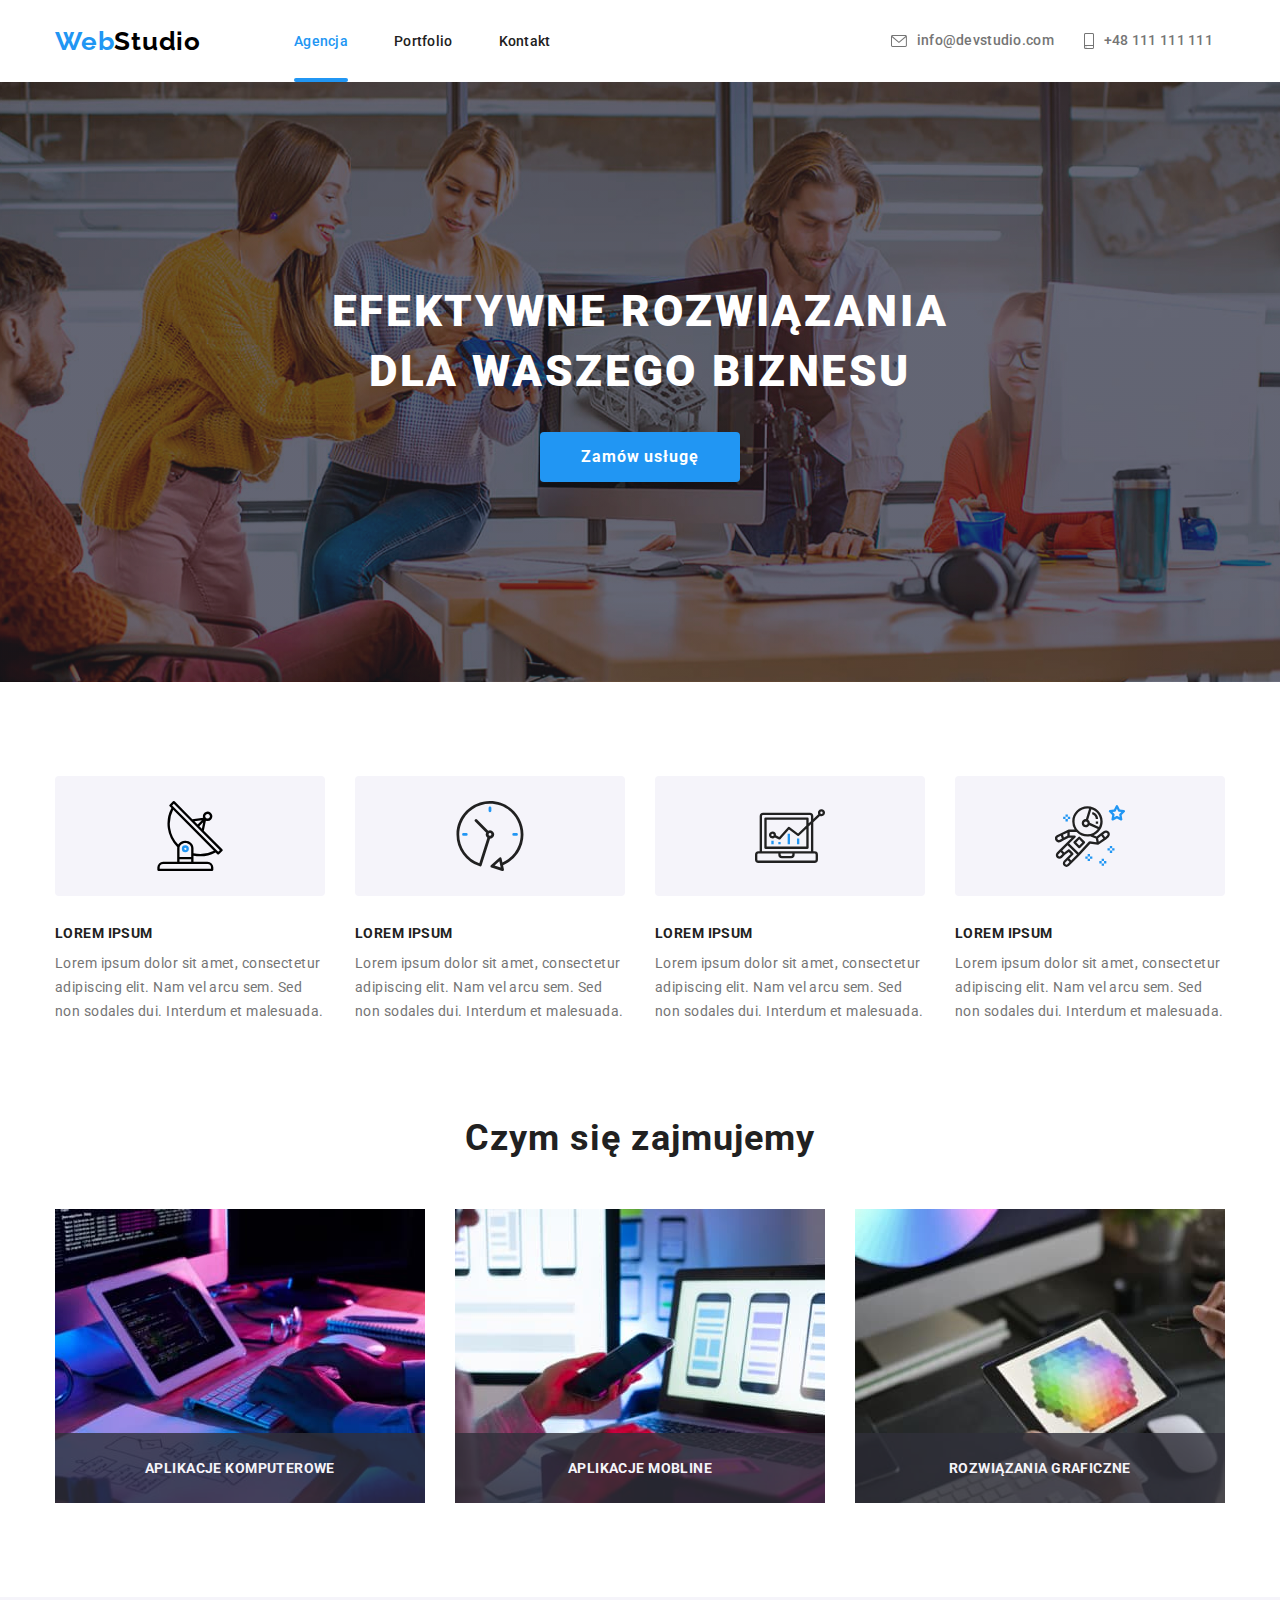
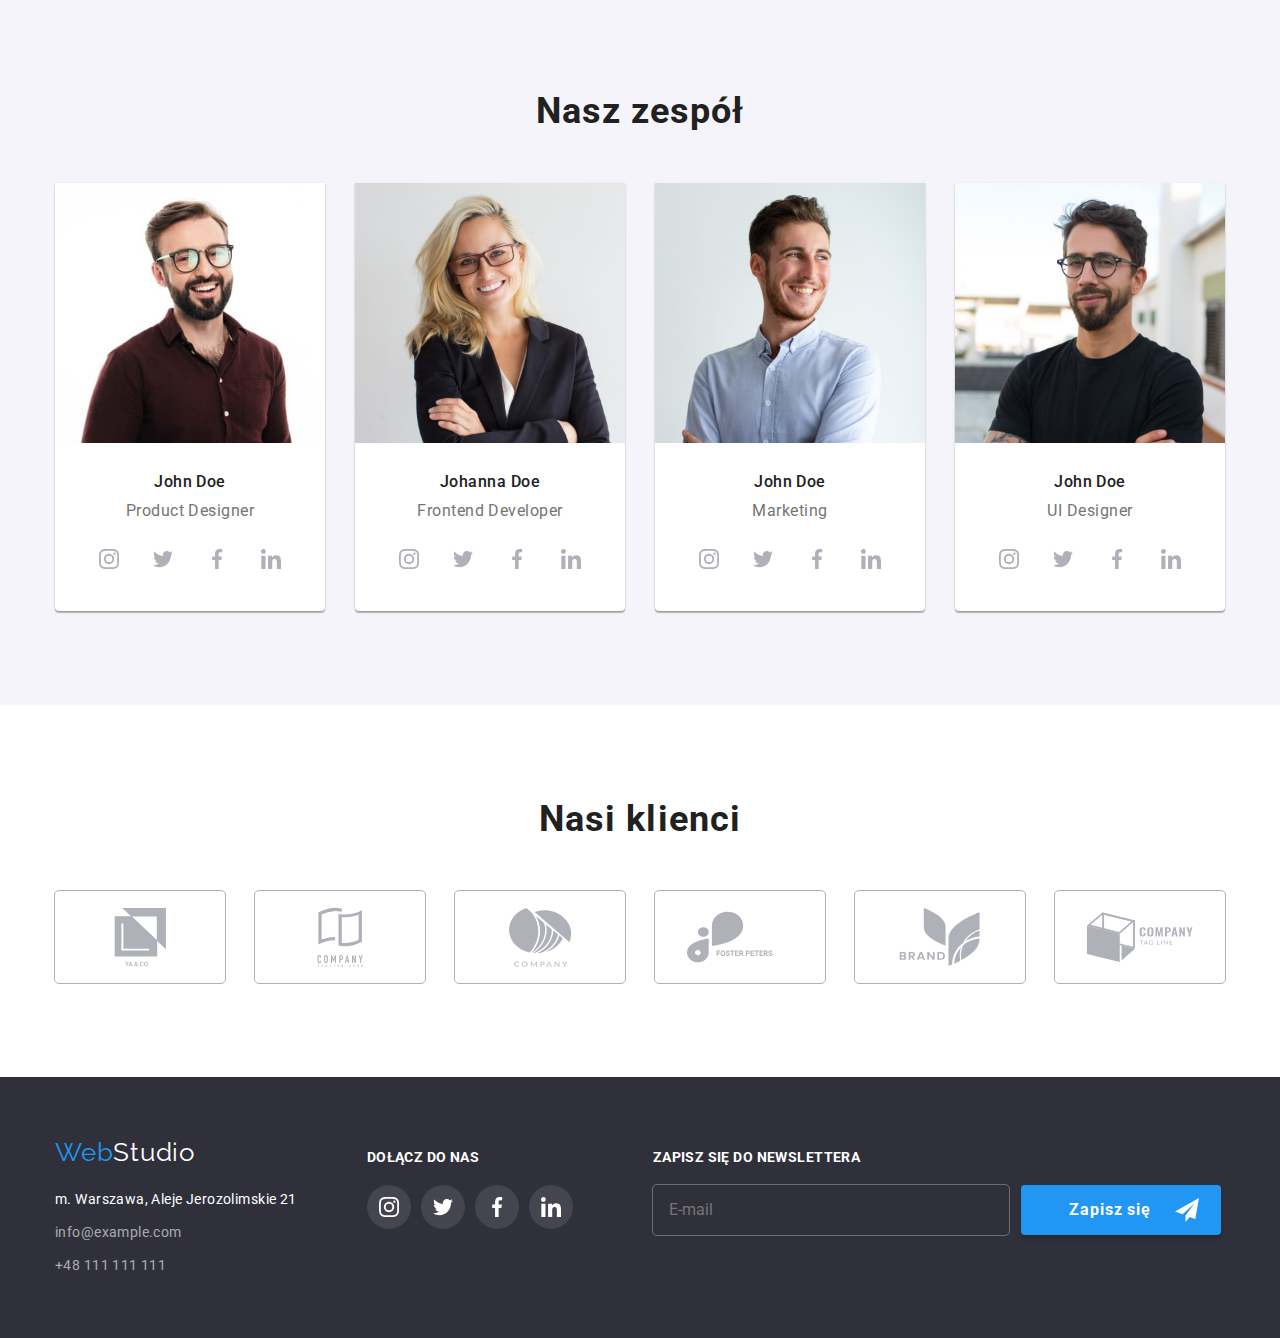
<file: index.html>
<!DOCTYPE html>
<html lang="en">
  <head>
    <meta charset="UTF-8" />
    <link
      rel="stylesheet"
      href="https://cdnjs.cloudflare.com/ajax/libs/modern-normalize/1.1.0/modern-normalize.min.css"
    />
    <link rel="stylesheet" href="css/main.min.css" />
    <link rel="preconnect" href="https://fonts.googleapis.com" />
    <link rel="preconnect" href="https://fonts.gstatic.com" crossorigin />
    <link
      href="https://fonts.googleapis.com/css2?family=Raleway:wght@700&family=Roboto:wght@400;500;700;900&display=swap"
      rel="stylesheet"
    />
    <title>Studio</title>
  </head>
  <body>
    <header>
      <!-- ==================================== NAWIGACJA ========================================== -->
      <div class="container">
        <div class="header-bar">
          <div class="navigation-bar">
            <a href="index.html"
              ><h2 class="logo"><span class="logo--blue">Web</span>Studio</h2>
            </a>
            <nav>
              <ul class="navigation">
                <li class="navigation--active">
                  <a href="index.html">Agencja</a>
                </li>
                <li>
                  <a href="portfolio.html">Portfolio</a>
                </li>
                <li>
                  <a href="#">Kontakt</a>
                </li>
              </ul>
            </nav>
          </div>
          <ul class="contact">
            <li>
              <a class="contact__item" href="mailto:info@devstudio.com">
                <svg width="16" height="12">
                  <use href="images/icons.svg#icon-mail"></use>
                </svg>

                info@devstudio.com
              </a>
            </li>
            <li>
              <a class="contact__item" href="tel:+48111111111">
                <svg width="10" height="16">
                  <use href="images/icons.svg#icon-smartphone"></use>
                </svg>
                +48 111 111 111
              </a>
            </li>
          </ul>
        </div>
      </div>
    </header>
    <main>
      <!-- ================================== SLOGAN ==================================== -->
      <section class="slogan">
        <div class="container">
          <div class="slogan__position">
            <h1>EFEKTYWNE ROZWIĄZANIA DLA WASZEGO BIZNESU</h1>
            <button type="button" class="button button--main" data-modal-open>
              Zamów usługę
            </button>
          </div>
        </div>
      </section>
      <!-- ========================================= LOREM IPSUM ===================================== -->
      <section class="lorem-ipsum section">
        <div class="container">
          <ul>
            <li>
              <div class="lorem-ipsum__item">
                <svg width="70" height="70">
                  <use href="images/icons.svg#icon-antenna"></use>
                </svg>
              </div>
              <h6>LOREM IPSUM</h6>
              <p class="lorem-ipsum__txt">
                Lorem ipsum dolor sit amet, consectetur adipiscing elit. Nam vel
                arcu sem. Sed non sodales dui. Interdum et malesuada.
              </p>
            </li>
            <li>
              <div class="lorem-ipsum__item">
                <svg width="70" height="70">
                  <use href="images/icons.svg#icon-clock"></use>
                </svg>
              </div>
              <h6>LOREM IPSUM</h6>
              <p class="lorem-ipsum__txt">
                Lorem ipsum dolor sit amet, consectetur adipiscing elit. Nam vel
                arcu sem. Sed non sodales dui. Interdum et malesuada.
              </p>
            </li>
            <li>
              <div class="lorem-ipsum__item">
                <svg width="70" height="70">
                  <use href="images/icons.svg#icon-diagram"></use>
                </svg>
              </div>
              <h6>LOREM IPSUM</h6>
              <p class="lorem-ipsum__txt">
                Lorem ipsum dolor sit amet, consectetur adipiscing elit. Nam vel
                arcu sem. Sed non sodales dui. Interdum et malesuada.
              </p>
            </li>
            <li>
              <div class="lorem-ipsum__item">
                <svg width="70" height="70">
                  <use href="images/icons.svg#icon-astronaut"></use>
                </svg>
              </div>
              <h6>LOREM IPSUM</h6>
              <p class="lorem-ipsum__txt">
                Lorem ipsum dolor sit amet, consectetur adipiscing elit. Nam vel
                arcu sem. Sed non sodales dui. Interdum et malesuada.
              </p>
            </li>
          </ul>
        </div>
      </section>
      <!-- ====================== CO ROBIMY ======================== -->
      <section class="what-we-do section section--bottom">
        <div class="container">
          <h3>Czym się zajmujemy</h3>
          <ul>
            <li>
              <figure class="what-we-do__photos">
                <img
                  src="images/fancy_graphics/img3.jpg"
                  alt="osoba pisząca na klawiaturze testy pokrycia aplikacji"
                  width="370"
                  height="294"
                />
                <figcaption class="what-we-do__txt">
                  aplikacje komputerowe
                </figcaption>
              </figure>
            </li>
            <li>
              <figure class="what-we-do__photos">
                <img
                  src="images/fancy_graphics/img2.jpg"
                  alt="osoba trzyma telefon i wybiera interfejs graficzny na ekranie laptopa"
                  width="370"
                  height="294"
                />
                <figcaption class="what-we-do__txt">
                  aplikacje mobline
                </figcaption>
              </figure>
            </li>
            <li>
              <figure class="what-we-do__photos">
                <img
                  src="images/fancy_graphics/img1.jpg"
                  alt="dłonie obsługujące tablet graficzny"
                  width="370"
                  height="294"
                />
                <figcaption class="what-we-do__txt">
                  rozwiązania graficzne
                </figcaption>
              </figure>
            </li>
          </ul>
        </div>
      </section>
      <!-- ============================ LUDZIE =============================-->
      <section class="our-team section section--bottom">
        <div class="container">
          <h3>Nasz zespół</h3>
          <ul>
            <li class="people-box">
              <figure>
                <img
                  src="images/people/img12.jpg"
                  alt="Uśmiechnięty mężczyzna w okularach"
                  width="270"
                  height="260"
                />
                <figcaption>
                  <h4>John Doe</h4>
                  <p>Product Designer</p>
                  <ul class="people-box__social-links">
                    <li>
                      <a href="#" class="social-link social-link__our-team">
                        <svg class="social-link__svg social-link__svg--grey">
                          <use href="images/icons.svg#icon-instagram"></use>
                        </svg>
                      </a>
                    </li>
                    <li>
                      <a href="#" class="social-link social-link__our-team">
                        <svg class="social-link__svg social-link__svg--grey">
                          <use href="images/icons.svg#icon-twitter"></use>
                        </svg>
                      </a>
                    </li>
                    <li>
                      <a href="#" class="social-link social-link__our-team">
                        <svg class="social-link__svg social-link__svg--grey">
                          <use href="images/icons.svg#icon-facebook"></use>
                        </svg>
                      </a>
                    </li>
                    <li>
                      <a href="#" class="social-link social-link__our-team">
                        <svg class="social-link__svg social-link__svg--grey">
                          <use href="images/icons.svg#icon-linkedin"></use>
                        </svg>
                      </a>
                    </li>
                  </ul>
                </figcaption>
              </figure>
            </li>
            <li class="people-box">
              <figure>
                <img
                  src="images/people/img13.jpg"
                  alt="Uśmiechnięta kobieta w okularach"
                  width="270"
                  height="260"
                />
                <figcaption>
                  <h4>Johanna Doe</h4>
                  <p>Frontend Developer</p>
                  <ul class="people-box__social-links">
                    <li>
                      <a href="#" class="social-link social-link__our-team">
                        <svg class="social-link__svg social-link__svg--grey">
                          <use href="images/icons.svg#icon-instagram"></use>
                        </svg>
                      </a>
                    </li>
                    <li>
                      <a href="#" class="social-link social-link__our-team">
                        <svg class="social-link__svg social-link__svg--grey">
                          <use href="images/icons.svg#icon-twitter"></use>
                        </svg>
                      </a>
                    </li>
                    <li>
                      <a href="#" class="social-link social-link__our-team">
                        <svg class="social-link__svg social-link__svg--grey">
                          <use href="images/icons.svg#icon-facebook"></use>
                        </svg>
                      </a>
                    </li>
                    <li>
                      <a href="#" class="social-link social-link__our-team">
                        <svg class="social-link__svg social-link__svg--grey">
                          <use href="images/icons.svg#icon-linkedin"></use>
                        </svg>
                      </a>
                    </li>
                  </ul>
                </figcaption>
              </figure>
            </li>
            <li class="people-box">
              <figure>
                <img
                  src="images/people/img14.jpg"
                  alt="Uśmiechnięty mężczyzna w koszuli"
                  width="270"
                  height="260"
                />
                <figcaption>
                  <h4>John Doe</h4>
                  <p>Marketing</p>
                  <ul class="people-box__social-links">
                    <li>
                      <a href="#" class="social-link social-link__our-team">
                        <svg class="social-link__svg social-link__svg--grey">
                          <use href="images/icons.svg#icon-instagram"></use>
                        </svg>
                      </a>
                    </li>
                    <li>
                      <a href="#" class="social-link social-link__our-team">
                        <svg class="social-link__svg social-link__svg--grey">
                          <use href="images/icons.svg#icon-twitter"></use>
                        </svg>
                      </a>
                    </li>
                    <li>
                      <a href="#" class="social-link social-link__our-team">
                        <svg class="social-link__svg social-link__svg--grey">
                          <use href="images/icons.svg#icon-facebook"></use>
                        </svg>
                      </a>
                    </li>
                    <li>
                      <a href="#" class="social-link social-link__our-team">
                        <svg class="social-link__svg social-link__svg--grey">
                          <use href="images/icons.svg#icon-linkedin"></use>
                        </svg>
                      </a>
                    </li>
                  </ul>
                </figcaption>
              </figure>
            </li>
            <li class="people-box">
              <figure>
                <img
                  src="images/people/img15.jpg"
                  alt="Portret mężczyzny w okularach i T-shirtcie"
                  width="270"
                  height="260"
                />
                <figcaption>
                  <h4>John Doe</h4>
                  <p>UI Designer</p>
                  <ul class="people-box__social-links">
                    <li>
                      <a href="#" class="social-link social-link__our-team">
                        <svg class="social-link__svg social-link__svg--grey">
                          <use href="images/icons.svg#icon-instagram"></use>
                        </svg>
                      </a>
                    </li>
                    <li>
                      <a href="#" class="social-link social-link__our-team">
                        <svg class="social-link__svg social-link__svg--grey">
                          <use href="images/icons.svg#icon-twitter"></use>
                        </svg>
                      </a>
                    </li>
                    <li>
                      <a href="#" class="social-link social-link__our-team">
                        <svg class="social-link__svg social-link__svg--grey">
                          <use href="images/icons.svg#icon-facebook"></use>
                        </svg>
                      </a>
                    </li>
                    <li>
                      <a href="#" class="social-link social-link__our-team">
                        <svg class="social-link__svg social-link__svg--grey">
                          <use href="images/icons.svg#icon-linkedin"></use>
                        </svg>
                      </a>
                    </li>
                  </ul>
                </figcaption>
              </figure>
            </li>
          </ul>
        </div>
      </section>
      <!-- ============================ NASI KLIENCI =============================-->
      <section>
        <div class="container section section--bottom">
          <h3>Nasi klienci</h3>
          <ul class="our-customers">
            <li>
              <a href="#" class="our-customers__icon">
                <svg>
                  <use href="images/icons.svg#icon-company-1"></use>
                </svg>
              </a>
            </li>
            <li>
              <a href="#" class="our-customers__icon">
                <svg>
                  <use href="images/icons.svg#icon-company-2"></use>
                </svg>
              </a>
            </li>
            <li>
              <a href="#" class="our-customers__icon">
                <svg>
                  <use href="images/icons.svg#icon-company-3"></use>
                </svg>
              </a>
            </li>
            <li>
              <a href="#" class="our-customers__icon">
                <svg>
                  <use href="images/icons.svg#icon-company-4"></use>
                </svg>
              </a>
            </li>
            <li>
              <a href="#" class="our-customers__icon">
                <svg>
                  <use href="images/icons.svg#icon-company-5"></use>
                </svg>
              </a>
            </li>
            <li>
              <a href="#" class="our-customers__icon">
                <svg>
                  <use href="images/icons.svg#icon-company-6"></use>
                </svg>
              </a>
            </li>
          </ul>
        </div>
      </section>
    </main>
    <!-- ================================== STOPKA ================================== -->
    <footer class="footer-background">
      <div class="container footer">
        <div>
          <a href="index.html">
            <p class="logo logo--white">
              <span class="logo--blue">Web</span>Studio
            </p></a
          >
          <address>
            <p>m. Warszawa, Aleje Jerozolimskie 21</p>
            <ul>
              <li>
                <a href="mailto:info@example.com">info@example.com</a>
              </li>
              <li>
                <a href="tel:+48111111111">+48 111 111 111</a>
              </li>
            </ul>
          </address>
        </div>
        <div class="follow-us">
          <p class="follow-us__white-txt">dołącz do nas</p>
          <ul class="follow-us__links">
            <li>
              <a href="#" class="social-link social-link__join-us">
                <svg class="social-link__svg social-link__svg--white">
                  <use href="images/icons.svg#icon-instagram"></use>
                </svg>
              </a>
            </li>
            <li>
              <a href="#" class="social-link social-link__join-us">
                <svg class="social-link__svg social-link__svg--white">
                  <use href="images/icons.svg#icon-twitter"></use>
                </svg>
              </a>
            </li>
            <li>
              <a href="#" class="social-link social-link__join-us">
                <svg class="social-link__svg social-link__svg--white">
                  <use href="images/icons.svg#icon-facebook"></use>
                </svg>
              </a>
            </li>
            <li>
              <a href="#" class="social-link social-link__join-us">
                <svg class="social-link__svg social-link__svg--white">
                  <use href="images/icons.svg#icon-linkedin"></use>
                </svg>
              </a>
            </li>
          </ul>
        </div>
        <div class="sign-in">
          <p class="sign-in__white-txt">Zapisz się do newslettera</p>
          <form name="email-form" class="sign-in__form">
            <label class="sign-in__label">
              <input
                type="email"
                name="email2"
                class="sign-in__label-settings"
                required
                placeholder="E-mail"
              />
            </label>
            <button type="submit" class="button sign-in__button">
              <span class="sign-in__button-txt">Zapisz się</span>
              <svg class="sign-in__svg">
                <use href="images/icons.svg#icon-icon-send"></use>
              </svg>
            </button>
          </form>
        </div>
      </div>
    </footer>
    <!-- ============================ OKNO MODALNE =============================-->
    <div class="backdrop is-hidden" data-modal>
      <div class="modal">
        <button type="button" class="close-btn" data-modal-close>
          <svg class="close-btn__svg">
            <use href="images/icons.svg#icon-close-black"></use>
          </svg>
        </button>
        <!-- ============================ FORMULARZ =============================-->
        <form name="signup_form" autocomplete="on" class="form">
          <p class="form__name">Zostaw swoje dane w formularzu poniżej</p>
          <label class="form__label">
            <span class="form__txt">Imie</span>
            <svg class="form__svg">
              <use href="images/icons.svg#icon-person-black"></use>
            </svg>
            <input
              type="text"
              name="username"
              class="form__space form__space--input"
              required
              minlength="2"
              maxlength="30"
            />
          </label>
          <label class="form__label">
            <span class="form__txt">Telefon</span>
            <svg class="form__svg">
              <use href="images/icons.svg#icon-phone-black"></use>
            </svg>
            <input
              type="tel"
              name="phone_number"
              class="form__space form__space--input"
              required
              minlength="9"
              maxlength="30"
            />
          </label>
          <label class="form__label">
            <span class="form__txt">Email</span>
            <svg class="form__svg">
              <use href="images/icons.svg#icon-email-black"></use>
            </svg>
            <input
              type="email"
              name="email"
              class="form__space form__space--input"
              required
            />
          </label>
          <label class="form__label">
            <span class="form__txt">Komentarz</span>
            <textarea
              name="comment"
              rows="5"
              placeholder="Wprowadź tekst"
              class="form__space form__space--comment"
              maxlength="1000"
            ></textarea>
          </label>
          <label class="form__label label-checkbox">
            <input
              type="checkbox"
              name="check"
              class="checkbox-sign visually-hidden"
              required
            />
            <span class="form-statute">
              Oświadczam iż akceptuję
              <a href="#" class="form-statute__link">Regulamin</a> i
              <a href="#" class="form-statute__link">Politykę Prywatności.</a>
            </span>
          </label>
          <div class="form--button-position">
            <button type="submit" class="button button--form">Wyślij</button>
          </div>
        </form>
      </div>
    </div>
    <script src="./js/modal.js"></script>
  </body>
</html>
</file>
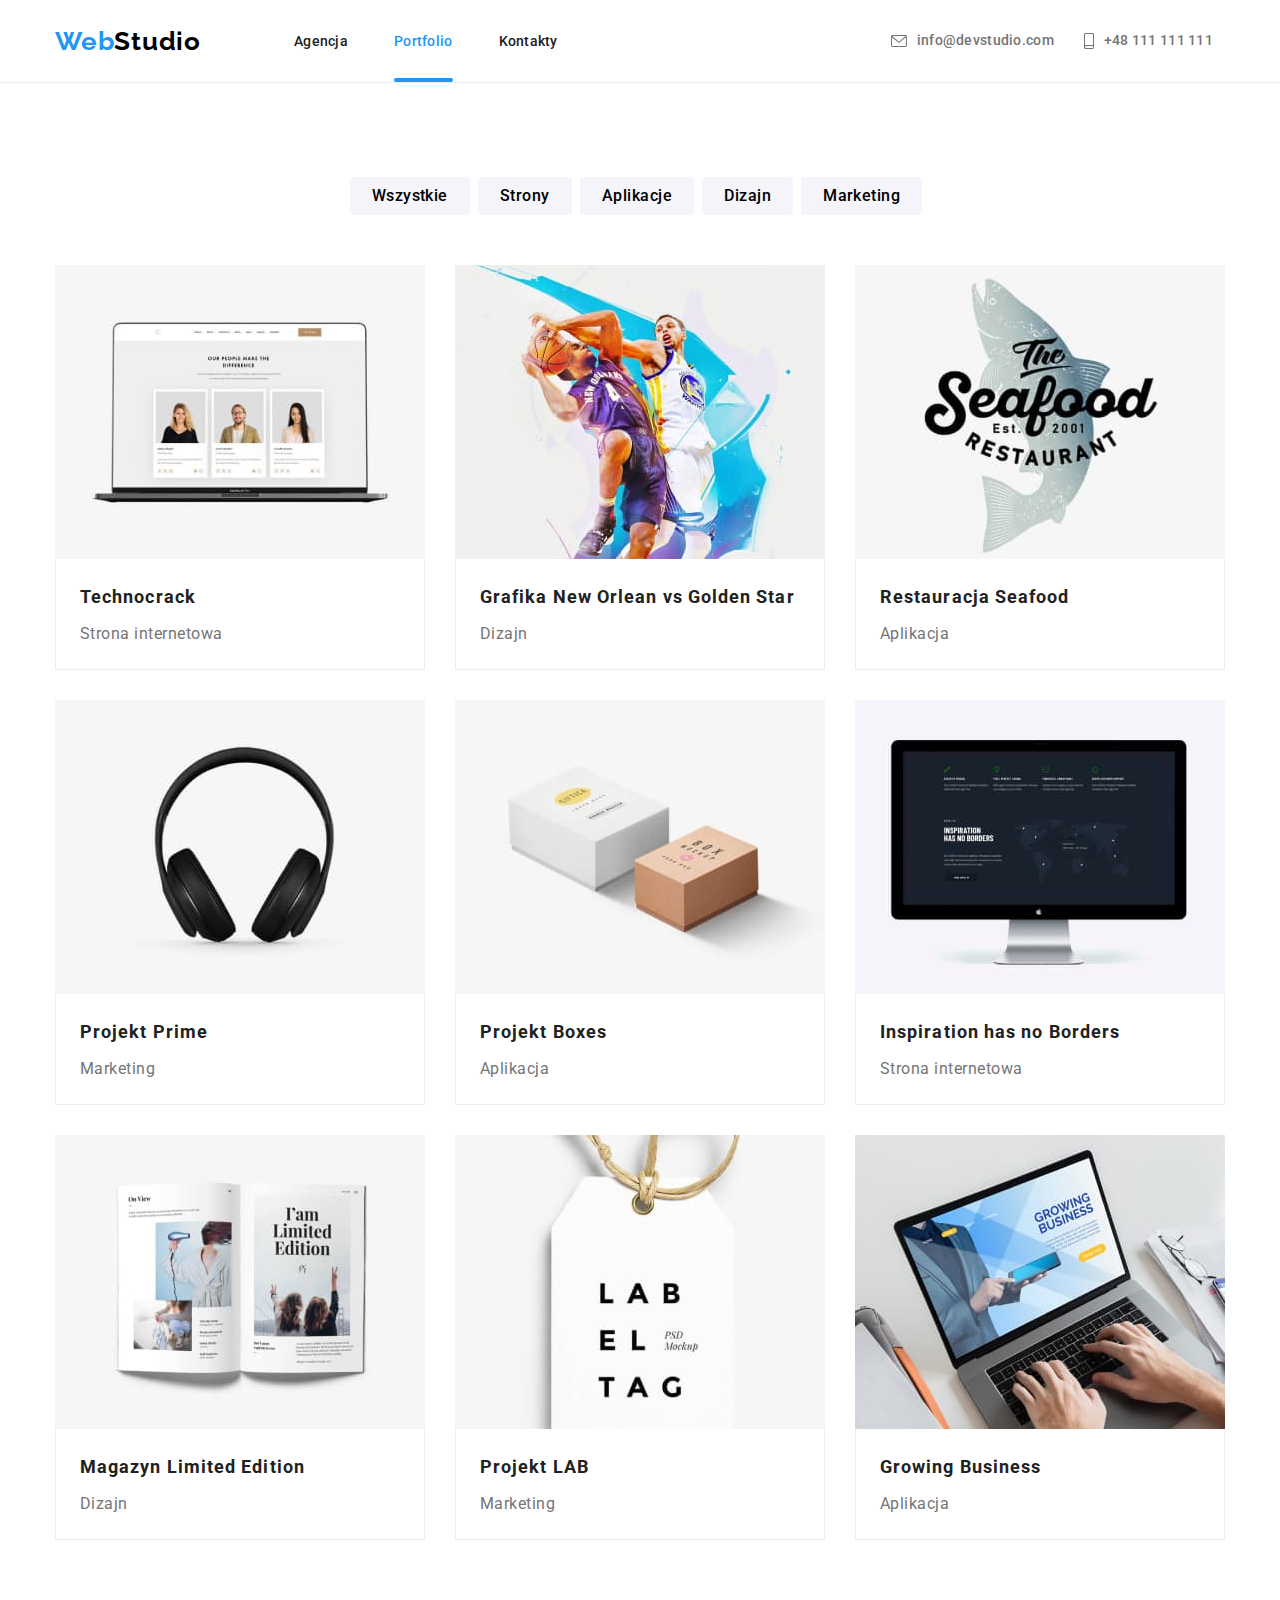
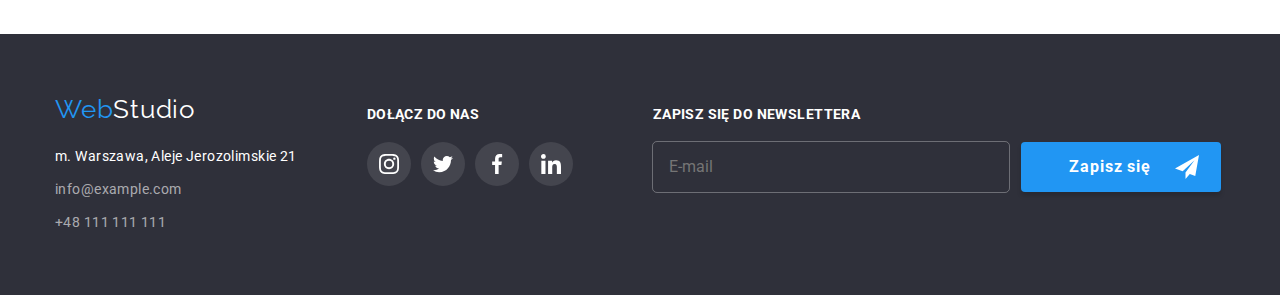
<file: portfolio.html>
<!DOCTYPE html>
<html lang="en">
  <head>
    <meta charset="UTF-8" />
    <link
      rel="stylesheet"
      href="https://cdnjs.cloudflare.com/ajax/libs/modern-normalize/1.1.0/modern-normalize.min.css"
    />
    <link rel="stylesheet" href="css/main.min.css" />
    <link rel="preconnect" href="https://fonts.googleapis.com" />
    <link rel="preconnect" href="https://fonts.gstatic.com" crossorigin />
    <link
      href="https://fonts.googleapis.com/css2?family=Raleway:wght@700&family=Roboto:wght@400;500;700;900&display=swap"
      rel="stylesheet"
    />
    <title>Studio</title>
  </head>
  <body>
    <header class="bottom-border">
      <!-- ==================================== NAWIGACJA ========================================== -->
      <div class="container">
        <div class="header-bar">
          <div class="navigation-bar">
            <a href="index.html"
              ><h2 class="logo">
                <span class="logo--blue">Web</span>Studio
              </h2></a
            >
            <nav>
              <ul class="navigation">
                <li>
                  <a href="index.html">Agencja</a>
                </li>
                <li class="navigation--active">
                  <a href="portfolio.html">Portfolio</a>
                </li>
                <li>
                  <a href="#">Kontakty</a>
                </li>
              </ul>
            </nav>
          </div>
          <ul class="contact">
            <li>
              <a class="contact__item" href="mailto:info@devstudio.com">
                <svg width="16" height="12">
                  <use href="images/icons.svg#icon-mail"></use>
                </svg>
                info@devstudio.com
              </a>
            </li>
            <li>
              <a class="contact__item" href="tel:+48111111111">
                <svg width="10" height="16">
                  <use href="images/icons.svg#icon-smartphone"></use>
                </svg>
                +48 111 111 111
              </a>
            </li>
          </ul>
        </div>
      </div>
    </header>
    <main>
      <section>
        <div class="container">
          <!-- ======================= GUZICZKI ========================= -->
          <div>
            <ul class="portfolio-buttons section">
              <li>
                <button type="button">Wszystkie</button>
              </li>
              <li>
                <button type="button">Strony</button>
              </li>
              <li>
                <button type="button">Aplikacje</button>
              </li>
              <li>
                <button type="button">Dizajn</button>
              </li>
              <li>
                <button type="button">Marketing</button>
              </li>
            </ul>
          </div>
          <div class="portfolio-box section--bottom">
            <!-- ============================= FOTKI ================== -->
            <ul>
              <li>
                <figure class="portfolio-box__image">
                  <img
                    src="images/images2/img-8.jpg"
                    alt="Otwarty laptop."
                    width="370"
                    height="294"
                  />
                  <div class="portfolio-box__description">
                    <p>
                      Technocrack jest popularną platformą wykorzystywaną do
                      rozpowszechniania koronawirusa. Firmy wykorzystują tę
                      platformę do celów szpiegowskich i ataków na
                      niezabezpieczone serwery konkurencji
                    </p>
                  </div>
                  <figcaption class="portfolio-box__txt">
                    <h5>Technocrack</h5>
                    <p>Strona internetowa</p>
                  </figcaption>
                </figure>
              </li>
              <li>
                <figure class="portfolio-box__image">
                  <img
                    src="images/images2/img-7.jpg"
                    alt="Dwóch mężczyzn grających w kosza."
                    width="370"
                    height="294"
                  />
                  <div class="portfolio-box__description">
                    <p>
                      Technocrack jest popularną platformą wykorzystywaną do
                      rozpowszechniania koronawirusa. Firmy wykorzystują tę
                      platformę do celów szpiegowskich i ataków na
                      niezabezpieczone serwery konkurencji
                    </p>
                  </div>
                  <figcaption class="portfolio-box__txt">
                    <h5>Grafika New Orlean vs Golden Star</h5>
                    <p>Dizajn</p>
                  </figcaption>
                </figure>
              </li>
              <li>
                <figure class="portfolio-box__image">
                  <img
                    src="images/images2/img-6.jpg"
                    alt="Plakat rybnej restauracji."
                    width="370"
                    height="294"
                  />
                  <div class="portfolio-box__description">
                    <p>
                      Technocrack jest popularną platformą wykorzystywaną do
                      rozpowszechniania koronawirusa. Firmy wykorzystują tę
                      platformę do celów szpiegowskich i ataków na
                      niezabezpieczone serwery konkurencji
                    </p>
                  </div>
                  <figcaption class="portfolio-box__txt">
                    <h5>Restauracja Seafood</h5>
                    <p>Aplikacja</p>
                  </figcaption>
                </figure>
              </li>
              <li>
                <figure class="portfolio-box__image">
                  <img
                    src="images/images2/img-5.jpg"
                    alt="Słuchawki."
                    width="370"
                    height="294"
                  />
                  <div class="portfolio-box__description">
                    <p>
                      Technocrack jest popularną platformą wykorzystywaną do
                      rozpowszechniania koronawirusa. Firmy wykorzystują tę
                      platformę do celów szpiegowskich i ataków na
                      niezabezpieczone serwery konkurencji
                    </p>
                  </div>
                  <figcaption class="portfolio-box__txt">
                    <h5>Projekt Prime</h5>
                    <p>Marketing</p>
                  </figcaption>
                </figure>
              </li>
              <li>
                <figure class="portfolio-box__image">
                  <img
                    src="images/images2/img-4.jpg"
                    alt="Dwa pudełka."
                    width="370"
                    height="294"
                  />
                  <div class="portfolio-box__description">
                    <p>
                      Technocrack jest popularną platformą wykorzystywaną do
                      rozpowszechniania koronawirusa. Firmy wykorzystują tę
                      platformę do celów szpiegowskich i ataków na
                      niezabezpieczone serwery konkurencji
                    </p>
                  </div>
                  <figcaption class="portfolio-box__txt">
                    <h5>Projekt Boxes</h5>
                    <p>Aplikacja</p>
                  </figcaption>
                </figure>
              </li>
              <li>
                <figure class="portfolio-box__image">
                  <img
                    src="images/images2/img-3.jpg"
                    alt="Ekran komputera."
                    width="370"
                    height="294"
                  />
                  <div class="portfolio-box__description">
                    <p>
                      Technocrack jest popularną platformą wykorzystywaną do
                      rozpowszechniania koronawirusa. Firmy wykorzystują tę
                      platformę do celów szpiegowskich i ataków na
                      niezabezpieczone serwery konkurencji
                    </p>
                  </div>
                  <figcaption class="portfolio-box__txt">
                    <h5>Inspiration has no Borders</h5>
                    <p>Strona internetowa</p>
                  </figcaption>
                </figure>
              </li>
              <li>
                <figure class="portfolio-box__image">
                  <img
                    src="images/images2/img-2.jpg"
                    alt="Otwarta książka."
                    width="370"
                    height="294"
                  />
                  <div class="portfolio-box__description">
                    <p>
                      Technocrack jest popularną platformą wykorzystywaną do
                      rozpowszechniania koronawirusa. Firmy wykorzystują tę
                      platformę do celów szpiegowskich i ataków na
                      niezabezpieczone serwery konkurencji
                    </p>
                  </div>
                  <figcaption class="portfolio-box__txt">
                    <h5>Magazyn Limited Edition</h5>
                    <p>Dizajn</p>
                  </figcaption>
                </figure>
              </li>
              <li>
                <figure class="portfolio-box__image">
                  <img
                    src="images/images2/img-1.jpg"
                    alt="Etykietka."
                    width="370"
                    height="294"
                  />
                  <div class="portfolio-box__description">
                    <p>
                      Technocrack jest popularną platformą wykorzystywaną do
                      rozpowszechniania koronawirusa. Firmy wykorzystują tę
                      platformę do celów szpiegowskich i ataków na
                      niezabezpieczone serwery konkurencji
                    </p>
                  </div>
                  <figcaption class="portfolio-box__txt">
                    <h5>Projekt LAB</h5>
                    <p>Marketing</p>
                  </figcaption>
                </figure>
              </li>
              <li>
                <figure class="portfolio-box__image">
                  <img
                    src="images/images2/img.jpg"
                    alt="Pisanie na laptopie."
                    width="370"
                    height="294"
                  />
                  <div class="portfolio-box__description">
                    <p>
                      Technocrack jest popularną platformą wykorzystywaną do
                      rozpowszechniania koronawirusa. Firmy wykorzystują tę
                      platformę do celów szpiegowskich i ataków na
                      niezabezpieczone serwery konkurencji
                    </p>
                  </div>
                  <figcaption class="portfolio-box__txt">
                    <h5>Growing Business</h5>
                    <p>Aplikacja</p>
                  </figcaption>
                </figure>
              </li>
            </ul>
          </div>
        </div>
      </section>
    </main>
    <!-- ================================== STOPKA ================================== -->
    <footer class="footer-background">
      <div class="container footer">
        <div>
          <a href="index.html">
            <p class="logo logo--white">
              <span class="logo--blue">Web</span>Studio
            </p></a
          >
          <address>
            <p>m. Warszawa, Aleje Jerozolimskie 21</p>
            <ul>
              <li class="address-padding">
                <a href="mailto:info@example.com">info@example.com</a>
              </li>
              <li class="address-padding">
                <a href="tel:+48111111111">+48 111 111 111</a>
              </li>
            </ul>
          </address>
        </div>
        <div class="follow-us">
          <p class="follow-us__white-txt">dołącz do nas</p>
          <ul class="follow-us__links">
            <li>
              <a href="#" class="social-link social-link__join-us">
                <svg class="social-link__svg social-link__svg--white">
                  <use href="images/icons.svg#icon-instagram"></use>
                </svg>
              </a>
            </li>
            <li>
              <a href="#" class="social-link social-link__join-us">
                <svg class="social-link__svg social-link__svg--white">
                  <use href="images/icons.svg#icon-twitter"></use>
                </svg>
              </a>
            </li>
            <li>
              <a href="#" class="social-link social-link__join-us">
                <svg class="social-link__svg social-link__svg--white">
                  <use href="images/icons.svg#icon-facebook"></use>
                </svg>
              </a>
            </li>
            <li>
              <a href="#" class="social-link social-link__join-us">
                <svg class="social-link__svg social-link__svg--white">
                  <use href="images/icons.svg#icon-linkedin"></use>
                </svg>
              </a>
            </li>
          </ul>
        </div>
        <div class="sign-in">
          <p class="sign-in__white-txt">Zapisz się do newslettera</p>
          <form name="email-form" class="sign-in__form">
            <label class="sign-in__label">
              <input
                type="email"
                name="email2"
                class="sign-in__label-settings"
                required
                placeholder="E-mail"
              />
            </label>
            <button type="submit" class="button sign-in__button">
              <span class="sign-in__button-txt">Zapisz się</span>
              <svg class="sign-in__svg">
                <use href="images/icons.svg#icon-icon-send"></use>
              </svg>
            </button>
          </form>
        </div>
      </div>
    </footer>
  </body>
</html>
</file>
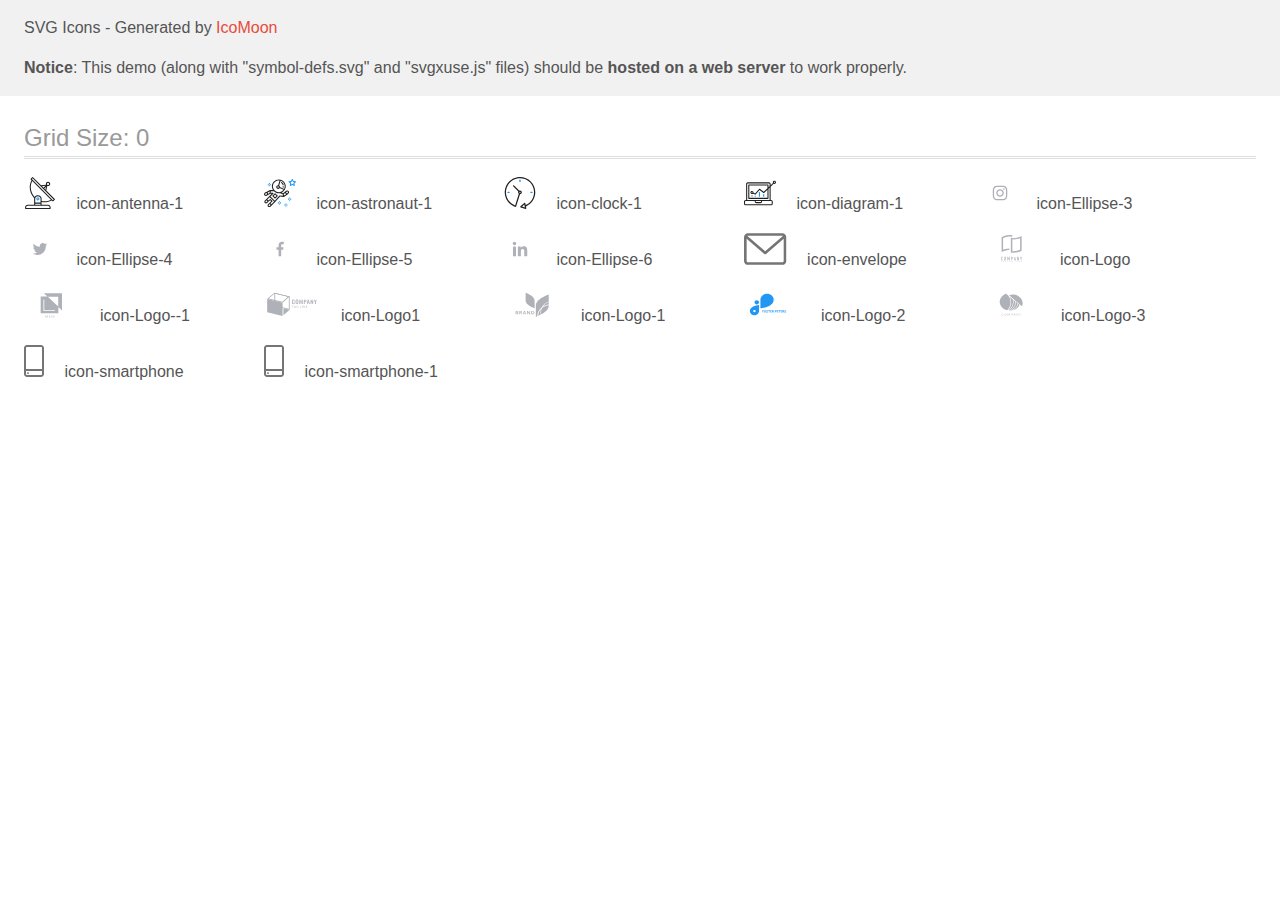
<file: settings files/icomoon/demo-external-svg.html>
<!doctype html>
<html>
<head>
    <title>IcoMoon - SVG Icons</title>
    <meta charset="utf-8">
    <meta name="viewport" content="width=device-width, initial-scale=1">
    <link rel="stylesheet" href="demo-files/demo.css">
    <link rel="stylesheet" href="style.css">
</head>
<body>
<header class="bgc1 clearfix">
<div class="mhl">
    <p>SVG Icons - Generated by <a href="https://icomoon.io/app">IcoMoon</a></p><p><strong>Notice</strong>: This demo (along with "symbol-defs.svg" and "svgxuse.js" files) should be <b>hosted on a web server</b> to work properly.</p>
</div>
</header>
    <div class="clearfix mhl ptl">
        <h1 class="mvm mtn fgc1">Grid Size: 0</h1>
        <div class="glyph fs1">
            <div class="clearfix pbs">
                <svg class="icon icon-antenna-1"><use xlink:href="symbol-defs.svg#icon-antenna-1"></use></svg><span class="name"> icon-antenna-1</span>
            </div>
        </div>
        <div class="glyph fs1">
            <div class="clearfix pbs">
                <svg class="icon icon-astronaut-1"><use xlink:href="symbol-defs.svg#icon-astronaut-1"></use></svg><span class="name"> icon-astronaut-1</span>
            </div>
        </div>
        <div class="glyph fs1">
            <div class="clearfix pbs">
                <svg class="icon icon-clock-1"><use xlink:href="symbol-defs.svg#icon-clock-1"></use></svg><span class="name"> icon-clock-1</span>
            </div>
        </div>
        <div class="glyph fs1">
            <div class="clearfix pbs">
                <svg class="icon icon-diagram-1"><use xlink:href="symbol-defs.svg#icon-diagram-1"></use></svg><span class="name"> icon-diagram-1</span>
            </div>
        </div>
        <div class="glyph fs1">
            <div class="clearfix pbs">
                <svg class="icon icon-Ellipse-3"><use xlink:href="symbol-defs.svg#icon-Ellipse-3"></use></svg><span class="name"> icon-Ellipse-3</span>
            </div>
        </div>
        <div class="glyph fs1">
            <div class="clearfix pbs">
                <svg class="icon icon-Ellipse-4"><use xlink:href="symbol-defs.svg#icon-Ellipse-4"></use></svg><span class="name"> icon-Ellipse-4</span>
            </div>
        </div>
        <div class="glyph fs1">
            <div class="clearfix pbs">
                <svg class="icon icon-Ellipse-5"><use xlink:href="symbol-defs.svg#icon-Ellipse-5"></use></svg><span class="name"> icon-Ellipse-5</span>
            </div>
        </div>
        <div class="glyph fs1">
            <div class="clearfix pbs">
                <svg class="icon icon-Ellipse-6"><use xlink:href="symbol-defs.svg#icon-Ellipse-6"></use></svg><span class="name"> icon-Ellipse-6</span>
            </div>
        </div>
        <div class="glyph fs1">
            <div class="clearfix pbs">
                <svg class="icon icon-envelope"><use xlink:href="symbol-defs.svg#icon-envelope"></use></svg><span class="name"> icon-envelope</span>
            </div>
        </div>
        <div class="glyph fs1">
            <div class="clearfix pbs">
                <svg class="icon icon-Logo"><use xlink:href="symbol-defs.svg#icon-Logo"></use></svg><span class="name"> icon-Logo</span>
            </div>
        </div>
        <div class="glyph fs1">
            <div class="clearfix pbs">
                <svg class="icon icon-Logo--1"><use xlink:href="symbol-defs.svg#icon-Logo--1"></use></svg><span class="name"> icon-Logo--1</span>
            </div>
        </div>
        <div class="glyph fs1">
            <div class="clearfix pbs">
                <svg class="icon icon-Logo1"><use xlink:href="symbol-defs.svg#icon-Logo1"></use></svg><span class="name"> icon-Logo1</span>
            </div>
        </div>
        <div class="glyph fs1">
            <div class="clearfix pbs">
                <svg class="icon icon-Logo-1"><use xlink:href="symbol-defs.svg#icon-Logo-1"></use></svg><span class="name"> icon-Logo-1</span>
            </div>
        </div>
        <div class="glyph fs1">
            <div class="clearfix pbs">
                <svg class="icon icon-Logo-2"><use xlink:href="symbol-defs.svg#icon-Logo-2"></use></svg><span class="name"> icon-Logo-2</span>
            </div>
        </div>
        <div class="glyph fs1">
            <div class="clearfix pbs">
                <svg class="icon icon-Logo-3"><use xlink:href="symbol-defs.svg#icon-Logo-3"></use></svg><span class="name"> icon-Logo-3</span>
            </div>
        </div>
        <div class="glyph fs1">
            <div class="clearfix pbs">
                <svg class="icon icon-smartphone"><use xlink:href="symbol-defs.svg#icon-smartphone"></use></svg><span class="name"> icon-smartphone</span>
            </div>
        </div>
        <div class="glyph fs1">
            <div class="clearfix pbs">
                <svg class="icon icon-smartphone-1"><use xlink:href="symbol-defs.svg#icon-smartphone-1"></use></svg><span class="name"> icon-smartphone-1</span>
            </div>
        </div>
  </div>
<script defer src="svgxuse.js"></script>
</body>
</html>
</file>
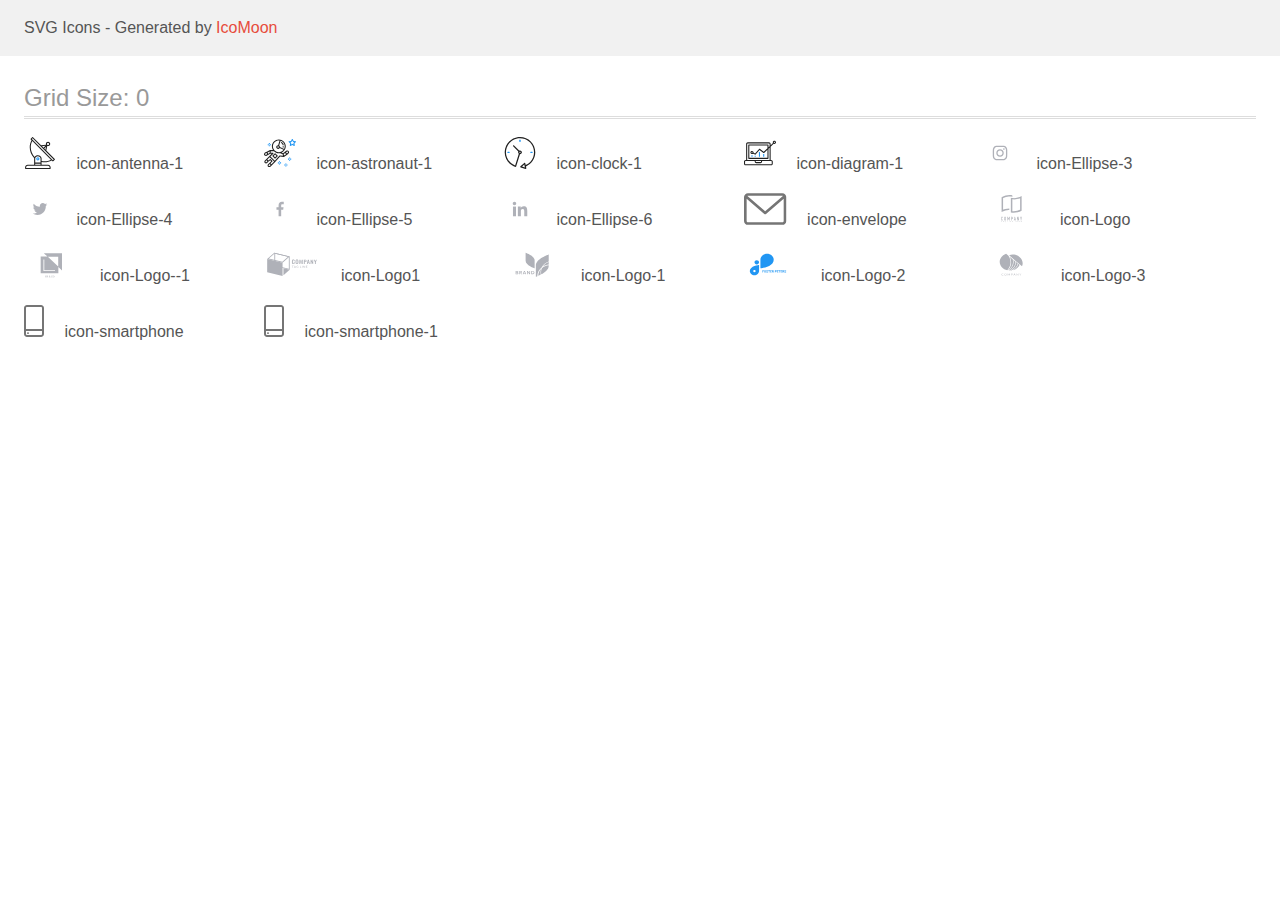
<file: settings files/icomoon/demo.html>
<!doctype html>
<html>
<head>
    <title>IcoMoon - SVG Icons</title>
    <meta charset="utf-8">
    <meta name="viewport" content="width=device-width, initial-scale=1">
    <link rel="stylesheet" href="demo-files/demo.css">
    <link rel="stylesheet" href="style.css">
</head>
<body>
<svg aria-hidden="true" style="position: absolute; width: 0; height: 0; overflow: hidden;" version="1.1" xmlns="http://www.w3.org/2000/svg" xmlns:xlink="http://www.w3.org/1999/xlink">
<defs>
<symbol id="icon-antenna-1" viewBox="0 0 32 32">
<path fill="#212121" style="fill: var(--color1, #212121)" d="M30.773 22.098l-8.443-8.505 0.937-4.615c0.242 0.094 0.499 0.144 0.758 0.146h0.006c1.192 0.014 2.17-0.941 2.184-2.133s-0.941-2.17-2.133-2.184c-1.192-0.014-2.17 0.941-2.184 2.133-0.003 0.255 0.039 0.509 0.125 0.749l-4.96 0.605-8.091-8.133c-0.099-0.101-0.235-0.159-0.377-0.16-0.14 0.001-0.274 0.056-0.373 0.155l-1.513 1.504c-0.208 0.208-0.208 0.546 0 0.754l0.814 0.826c-3.153 5.798-2.129 12.978 2.519 17.663 0.043 0.041 0.092 0.074 0.146 0.098-0.034 0.18-0.051 0.364-0.052 0.547v6.187h-6.4c-1.472 0.002-2.665 1.195-2.667 2.667v1.067c0 0.295 0.239 0.533 0.533 0.533h24.533c0.295 0 0.533-0.239 0.533-0.533v-1.067c-0.002-1.472-1.195-2.665-2.667-2.667h-6.4v-2.742c1.003 0.21 2.024 0.317 3.049 0.32 2.458-0.003 4.877-0.615 7.040-1.783l0.818 0.823c0.099 0.101 0.235 0.159 0.377 0.16 0.14-0.001 0.274-0.056 0.373-0.155l1.513-1.504c0.208-0.208 0.208-0.546 0-0.754zM23.28 6.233c0.418-0.415 1.093-0.414 1.508 0.004s0.414 1.093-0.004 1.508c-0.2 0.199-0.47 0.31-0.752 0.31h-0.003c-0.589-0.003-1.064-0.483-1.061-1.072 0.002-0.282 0.115-0.552 0.314-0.751h-0.002zM22.024 9.738l-0.598 2.946-1.175-1.182 1.774-1.763zM21.419 8.836l-1.92 1.909-1.485-1.493 3.405-0.415zM24.004 28.8c0.884 0 1.6 0.716 1.6 1.6v0.533h-23.467v-0.533c0-0.884 0.716-1.6 1.6-1.6h20.267zM16.537 26.667v1.067h-5.333v-1.067h5.333zM11.204 25.6v-4.053c0-1.294 1.196-2.347 2.667-2.347s2.667 1.053 2.667 2.347v4.053h-5.333zM17.604 23.904v-2.357c0-1.882-1.675-3.413-3.733-3.413-1.331-0.020-2.576 0.657-3.281 1.786-4.058-4.274-4.971-10.645-2.279-15.887l18.602 18.708c-2.872 1.461-6.165 1.873-9.309 1.163zM28.893 23.22l-21.057-21.181 0.755-0.752 7.935 7.98c0.004 0 0.006 0.007 0.010 0.010l13.115 13.191-0.757 0.752z"></path>
<path fill="#2196f3" style="fill: var(--color2, #2196f3)" d="M13.876 20.267h-0.005c-0.884-0.001-1.601 0.714-1.602 1.598s0.714 1.601 1.598 1.602h0.005c0.884 0.001 1.601-0.714 1.602-1.598s-0.714-1.601-1.598-1.602zM14.249 22.245c-0.1 0.1-0.236 0.156-0.378 0.155-0.295-0.002-0.532-0.242-0.531-0.536 0.001-0.141 0.057-0.276 0.157-0.375s0.233-0.154 0.373-0.155c0.295 0.002 0.532 0.241 0.53 0.536-0.001 0.141-0.057 0.276-0.157 0.375h0.005z"></path>
</symbol>
<symbol id="icon-astronaut-1" viewBox="0 0 32 32">
<path fill="#2196f3" style="fill: var(--color2, #2196f3)" d="M31.974 4.524c-0.063-0.193-0.229-0.333-0.43-0.363l-1.91-0.278-0.855-1.731c-0.179-0.365-0.777-0.365-0.956 0l-0.855 1.731-1.91 0.278c-0.201 0.029-0.367 0.17-0.431 0.363-0.062 0.193-0.011 0.405 0.135 0.547l1.383 1.348-0.326 1.903c-0.034 0.2 0.048 0.402 0.212 0.522 0.166 0.121 0.382 0.135 0.562 0.040l1.709-0.899 1.709 0.899c0.078 0.041 0.164 0.061 0.249 0.061 0.11 0 0.221-0.034 0.314-0.102 0.164-0.119 0.246-0.322 0.212-0.522l-0.326-1.903 1.383-1.348c0.145-0.142 0.197-0.354 0.135-0.547zM29.511 5.851c-0.125 0.122-0.183 0.299-0.153 0.472l0.191 1.114-1-0.526c-0.078-0.041-0.163-0.061-0.249-0.061s-0.17 0.020-0.249 0.061l-1.001 0.526 0.191-1.114c0.030-0.173-0.028-0.349-0.153-0.472l-0.81-0.789 1.119-0.163c0.174-0.025 0.324-0.134 0.402-0.292l0.5-1.013 0.5 1.013c0.078 0.157 0.228 0.267 0.402 0.292l1.119 0.163-0.809 0.789z"></path>
<path fill="#2196f3" style="fill: var(--color2, #2196f3)" d="M26.134 20.522h-1.067v1.067h1.067v-1.067z"></path>
<path fill="#2196f3" style="fill: var(--color2, #2196f3)" d="M26.134 22.656h-1.067v1.067h1.067v-1.067z"></path>
<path fill="#2196f3" style="fill: var(--color2, #2196f3)" d="M27.2 21.589h-1.067v1.067h1.067v-1.067z"></path>
<path fill="#2196f3" style="fill: var(--color2, #2196f3)" d="M25.067 21.589h-1.067v1.067h1.067v-1.067z"></path>
<path fill="#2196f3" style="fill: var(--color2, #2196f3)" d="M22.4 26.389h-1.067v1.067h1.067v-1.067z"></path>
<path fill="#2196f3" style="fill: var(--color2, #2196f3)" d="M22.4 28.522h-1.067v1.067h1.067v-1.067z"></path>
<path fill="#2196f3" style="fill: var(--color2, #2196f3)" d="M23.467 27.456h-1.067v1.067h1.067v-1.067z"></path>
<path fill="#2196f3" style="fill: var(--color2, #2196f3)" d="M21.333 27.456h-1.067v1.067h1.067v-1.067z"></path>
<path fill="#2196f3" style="fill: var(--color2, #2196f3)" d="M16 24.256h-1.067v1.067h1.067v-1.067z"></path>
<path fill="#2196f3" style="fill: var(--color2, #2196f3)" d="M16 26.389h-1.067v1.067h1.067v-1.067z"></path>
<path fill="#2196f3" style="fill: var(--color2, #2196f3)" d="M17.067 25.322h-1.067v1.067h1.067v-1.067z"></path>
<path fill="#2196f3" style="fill: var(--color2, #2196f3)" d="M14.933 25.322h-1.067v1.067h1.067v-1.067z"></path>
<path fill="#2196f3" style="fill: var(--color2, #2196f3)" d="M5.867 6.122h-1.067v1.067h1.067v-1.067z"></path>
<path fill="#2196f3" style="fill: var(--color2, #2196f3)" d="M5.867 8.255h-1.067v1.067h1.067v-1.067z"></path>
<path fill="#2196f3" style="fill: var(--color2, #2196f3)" d="M6.933 7.189h-1.067v1.067h1.067v-1.067z"></path>
<path fill="#2196f3" style="fill: var(--color2, #2196f3)" d="M4.8 7.189h-1.067v1.067h1.067v-1.067z"></path>
<path fill="#212121" style="fill: var(--color1, #212121)" d="M24.715 14.159c-0.287-0.388-0.709-0.637-1.188-0.705-0.481-0.068-0.956 0.058-1.34 0.352l-1.252 0.96-1.898 1.417-1.358-0.541c2.421-1.086 4.114-3.508 4.114-6.32 0-3.823-3.123-6.933-6.961-6.933s-6.961 3.11-6.961 6.933c0 1.386 0.414 2.674 1.12 3.758l-2.764-0.024c-0.002 0-0.003 0-0.005 0-0.009 0-0.015 0.004-0.023 0.005-0.053 0.002-0.105 0.013-0.155 0.031-0.013 0.005-0.026 0.008-0.038 0.013-0.006 0.003-0.013 0.003-0.019 0.006l-3.233 1.596c-0.001 0-0.001 0-0.001 0.001l-1.893 0.911c-0.021 0.009-0.042 0.021-0.063 0.035-0.755 0.502-1.012 1.489-0.598 2.295 0.22 0.429 0.595 0.745 1.056 0.889 0.178 0.055 0.359 0.083 0.539 0.083 0.29 0 0.577-0.071 0.839-0.211l1.388-0.738 2.264-1.169 1.357-0.008-5.442 5.416c-0.001 0.001-0.001 0.001-0.002 0.001l-1.339 1.333c-0.316 0.315-0.49 0.732-0.49 1.178s0.174 0.863 0.49 1.179c0.325 0.323 0.752 0.485 1.179 0.485s0.854-0.162 1.18-0.485l1.314-1.309 1.741-1.3 0.901 0.897-1.762 1.754c-0 0.001-0.001 0.001-0.002 0.001l-1.339 1.333c-0.316 0.315-0.49 0.732-0.49 1.178s0.174 0.863 0.49 1.179c0.325 0.323 0.753 0.485 1.18 0.485s0.855-0.162 1.18-0.485l3.482-3.467c0.001-0.001 0.001-0.001 0.001-0.002l1.010-1-0.004-0.004c0.006-0.006 0.015-0.009 0.022-0.015l5.166-5.658 3.471 0.494c0.025 0.004 0.050 0.005 0.075 0.005 0.065 0 0.127-0.015 0.187-0.038 0.018-0.006 0.033-0.015 0.050-0.023 0.019-0.010 0.039-0.015 0.058-0.027l3.213-2.133c0.012-0.008 0.018-0.021 0.029-0.029 0.013-0.010 0.029-0.014 0.041-0.026l1.271-1.191c0.662-0.62 0.753-1.635 0.212-2.362zM2.13 17.77c-0.173 0.093-0.37 0.111-0.558 0.052-0.187-0.058-0.338-0.186-0.427-0.358-0.161-0.314-0.068-0.695 0.214-0.902l1.314-0.632 0.449 1.313-0.992 0.527zM5.628 15.942l-1.548 0.8-0.439-1.283 2.027-1.001-0.040 1.484zM20.727 9.322c0 0.918-0.219 1.785-0.599 2.559l-4.181-1.899c-0.044-0.573-0.341-1.075-0.788-1.388l1.464-4.86c2.378 0.756 4.105 2.974 4.105 5.588zM8.938 9.322c0-3.235 2.644-5.867 5.894-5.867 0.253 0 0.5 0.021 0.745 0.052l-1.432 4.754c-0.019-0.001-0.037-0.006-0.057-0.006-1.033 0-1.873 0.837-1.873 1.867s0.84 1.867 1.873 1.867c0.694 0 1.294-0.383 1.618-0.945l3.862 1.755c-1.075 1.446-2.795 2.39-4.737 2.39-3.25 0-5.894-2.632-5.894-5.867zM14.894 10.122c0 0.441-0.362 0.8-0.806 0.8s-0.806-0.359-0.806-0.8c0-0.441 0.362-0.8 0.806-0.8s0.806 0.359 0.806 0.8zM2.465 25.146c-0.236 0.234-0.619 0.234-0.854 0.001-0.114-0.114-0.176-0.263-0.176-0.423s0.062-0.309 0.176-0.421l0.962-0.959 0.851 0.848-0.959 0.955zM5.679 28.88c-0.236 0.234-0.619 0.235-0.855 0.001-0.114-0.114-0.176-0.263-0.176-0.423s0.062-0.309 0.176-0.421l0.963-0.959 0.852 0.848-0.96 0.955zM9.16 25.411c-0.001 0-0.001 0-0.002 0.001l-1.765 1.76-0.852-0.848 1.763-1.755c0 0 0 0 0-0s0.001-0.001 0.002-0.001c0.040-0.040 0.065-0.088 0.090-0.135 0.007-0.014 0.020-0.026 0.026-0.040 0.017-0.041 0.019-0.085 0.026-0.129 0.003-0.025 0.014-0.047 0.014-0.073 0-0.036-0.013-0.070-0.020-0.106-0.006-0.032-0.006-0.065-0.019-0.095-0.020-0.050-0.055-0.094-0.091-0.138-0.010-0.012-0.014-0.027-0.025-0.038 0 0 0 0-0.001 0s-0.001-0.002-0.001-0.002l-1.607-1.6c-0.017-0.017-0.039-0.024-0.058-0.038-0.028-0.022-0.055-0.042-0.087-0.058-0.030-0.015-0.061-0.024-0.093-0.033-0.034-0.010-0.067-0.017-0.103-0.020-0.033-0.002-0.063 0.001-0.095 0.005-0.036 0.004-0.069 0.009-0.104 0.020-0.034 0.011-0.063 0.027-0.094 0.045-0.020 0.011-0.042 0.015-0.061 0.029l-1.773 1.324-0.901-0.897 2.399-2.386 4.361 4.289-0.928 0.919zM15.979 18.394c-0.015-0.002-0.030 0.004-0.045 0.003-0.039-0.002-0.076 0.001-0.115 0.007-0.030 0.005-0.059 0.011-0.088 0.021-0.034 0.012-0.065 0.028-0.097 0.047-0.030 0.018-0.057 0.037-0.083 0.061-0.013 0.011-0.028 0.017-0.040 0.029l-4.698 5.146-4.328-4.257 2.833-2.818c0.209-0.208 0.21-0.546 0.002-0.755-0.105-0.105-0.243-0.157-0.381-0.156v-0.001l-2.219 0.013 0.028-1.607 3.104 0.027c1.265 1.294 3.029 2.101 4.981 2.101 0.437 0 0.864-0.045 1.279-0.123 0.040 0.032 0.079 0.065 0.13 0.085l2.41 0.96 0.152 0.758 0.178 0.885-3.003-0.427zM20.020 18.572l-0.313-1.558 1.446-1.080 0.947 1.257-2.080 1.381zM23.774 15.741l-0.838 0.785-0.931-1.236 0.831-0.637c0.155-0.119 0.351-0.168 0.543-0.143 0.193 0.027 0.364 0.128 0.48 0.284 0.217 0.292 0.18 0.699-0.085 0.947z"></path>
<path fill="#212121" style="fill: var(--color1, #212121)" d="M13.602 18.544l-2.143-2.133c-0.207-0.207-0.545-0.207-0.753 0l-2.142 2.133c-0.1 0.101-0.157 0.236-0.157 0.378s0.056 0.278 0.157 0.378l2.142 2.133c0.104 0.103 0.241 0.155 0.377 0.155s0.273-0.052 0.376-0.155l2.143-2.133c0.1-0.1 0.157-0.236 0.157-0.378s-0.057-0.278-0.157-0.378zM11.083 20.303l-1.387-1.381 1.387-1.381 1.387 1.381-1.387 1.381z"></path>
<path fill="#212121" style="fill: var(--color1, #212121)" d="M17.164 5.071l-0.258 1.036c0.071 0.018 1.738 0.452 1.738 2.149h1.067c-0-2.017-1.666-2.965-2.547-3.185z"></path>
<path fill="#212121" style="fill: var(--color1, #212121)" d="M19.711 9.322h-1.067v1.067h1.067v-1.067z"></path>
</symbol>
<symbol id="icon-clock-1" viewBox="0 0 32 32">
<path fill="#212121" style="fill: var(--color1, #212121)" d="M31.297 15.301c-0.002-8.452-6.855-15.303-15.308-15.301s-15.303 6.855-15.301 15.308c0.001 6.658 4.307 12.551 10.649 14.576 0.061 0.019 0.124 0.029 0.187 0.029 0.121-0 0.239-0.032 0.342-0.094 0.135-0.080 0.236-0.207 0.283-0.356l3.865-12.25c1.057-0.005 1.909-0.866 1.903-1.923s-0.866-1.909-1.923-1.903c-0.284 0.001-0.565 0.067-0.82 0.191l-5.106-5.107c-0.253-0.245-0.657-0.238-0.902 0.016-0.239 0.247-0.239 0.639 0 0.886l5.103 5.109c-0.392 0.799-0.168 1.764 0.536 2.309l-3.683 11.673c-7.278-2.681-11.004-10.754-8.323-18.032s10.754-11.004 18.032-8.323 11.004 10.754 8.323 18.032c-1.31 3.556-4.001 6.431-7.462 7.973l-0.398-1.874c-0.073-0.344-0.411-0.565-0.756-0.492-0.109 0.023-0.209 0.074-0.292 0.148l-3.837 3.426c-0.263 0.234-0.287 0.637-0.052 0.9 0.076 0.085 0.174 0.149 0.283 0.184l4.899 1.563c0.335 0.108 0.694-0.077 0.802-0.412 0.034-0.106 0.040-0.219 0.017-0.328l-0.391-1.839c5.664-2.388 9.342-7.942 9.329-14.089zM15.992 14.664c0.352 0 0.638 0.286 0.638 0.638s-0.286 0.638-0.638 0.638c-0.352 0-0.638-0.285-0.638-0.638s0.285-0.638 0.638-0.638zM18.093 29.528l2.184-1.948 0.603 2.84-2.787-0.892z"></path>
<path fill="#2196f3" style="fill: var(--color2, #2196f3)" d="M15.354 3.185v1.275c0 0.352 0.285 0.638 0.638 0.638s0.638-0.285 0.638-0.638v-1.275c0-0.352-0.286-0.638-0.638-0.638s-0.638 0.286-0.638 0.638z"></path>
<path fill="#2196f3" style="fill: var(--color2, #2196f3)" d="M3.876 14.664c-0.352 0-0.638 0.286-0.638 0.638s0.285 0.638 0.638 0.638h1.275c0.352 0 0.638-0.285 0.638-0.638s-0.285-0.638-0.638-0.638h-1.275z"></path>
<path fill="#2196f3" style="fill: var(--color2, #2196f3)" d="M28.108 15.939c0.352 0 0.638-0.285 0.638-0.638s-0.285-0.638-0.638-0.638h-1.275c-0.352 0-0.638 0.286-0.638 0.638s0.286 0.638 0.638 0.638h1.275z"></path>
</symbol>
<symbol id="icon-diagram-1" viewBox="0 0 32 32">
<path fill="#2196f3" style="fill: var(--color2, #2196f3)" d="M14.926 14.965h1.066v4.798h-1.066v-4.797z"></path>
<path fill="#2196f3" style="fill: var(--color2, #2196f3)" d="M19.19 17.097h1.066v2.665h-1.066v-2.665z"></path>
<path fill="#2196f3" style="fill: var(--color2, #2196f3)" d="M10.661 18.696h1.066v1.066h-1.066v-1.066z"></path>
<path fill="#2196f3" style="fill: var(--color2, #2196f3)" d="M7.463 18.163h1.066v1.599h-1.066v-1.599z"></path>
<path fill="#212121" style="fill: var(--color1, #212121)" d="M1.599 28.291h25.587c0.883 0 1.599-0.716 1.599-1.599v-2.132c0-0.883-0.716-1.599-1.599-1.599h-0.533v-13.293l3.028-2.868c0.703 0.346 1.553 0.136 2.013-0.499s0.396-1.508-0.152-2.068-1.42-0.644-2.065-0.198c-0.644 0.446-0.873 1.292-0.542 2.002l-2.281 2.163v-1.23c0-0.883-0.716-1.599-1.599-1.599h-21.322c-0.883 0-1.599 0.716-1.599 1.599v15.992h-0.533c-0.883 0-1.599 0.716-1.599 1.599v2.132c0 0.883 0.716 1.599 1.599 1.599zM30.384 4.837c0.294 0 0.533 0.239 0.533 0.533s-0.239 0.533-0.533 0.533c-0.294 0-0.533-0.239-0.533-0.533s0.239-0.533 0.533-0.533zM3.198 6.969c0-0.294 0.239-0.533 0.533-0.533h21.322c0.294 0 0.533 0.239 0.533 0.533v2.239l-1.066 1.013v-2.186c0-0.294-0.239-0.533-0.533-0.533h-19.19c-0.294 0-0.533 0.239-0.533 0.533v13.326c0 0.294 0.239 0.533 0.533 0.533h19.19c0.294 0 0.533-0.239 0.533-0.533v-9.674l1.066-1.010v12.284h-22.388v-15.992zM7.996 13.899c-0.721-0.002-1.354 0.478-1.546 1.174s0.105 1.433 0.725 1.801c0.62 0.368 1.41 0.276 1.928-0.226l1.853 0.93c0.215 0.108 0.476 0.057 0.636-0.123l3.939-4.431 3.872 2.901c0.208 0.156 0.498 0.139 0.686-0.039l3.365-3.188v8.131h-18.124v-12.26h18.124v2.66l-3.771 3.572-3.904-2.927c-0.222-0.166-0.534-0.135-0.718 0.072l-3.993 4.493-1.493-0.746c0.011-0.064 0.018-0.129 0.020-0.193 0-0.883-0.716-1.599-1.599-1.599zM8.529 15.498c0 0.294-0.239 0.533-0.533 0.533s-0.533-0.239-0.533-0.533c0-0.294 0.239-0.533 0.533-0.533s0.533 0.239 0.533 0.533zM11.727 24.026h5.331v0.533c0 0.294-0.239 0.533-0.533 0.533h-4.264c-0.294 0-0.533-0.239-0.533-0.533v-0.533zM1.066 24.56c0-0.294 0.239-0.533 0.533-0.533h9.062v0.533c0 0.883 0.716 1.599 1.599 1.599h4.264c0.883 0 1.599-0.716 1.599-1.599v-0.533h9.062c0.294 0 0.533 0.239 0.533 0.533v2.132c0 0.294-0.239 0.533-0.533 0.533h-25.587c-0.294 0-0.533-0.239-0.533-0.533v-2.132z"></path>
</symbol>
<symbol id="icon-Ellipse-3" viewBox="0 0 32 32">
<path fill="#fff" style="fill: var(--color3, #fff)" d="M32 16c0 4.418-1.791 8.418-4.686 11.314s-6.895 4.686-11.314 4.686-8.418-1.791-11.314-4.686c-2.895-2.895-4.686-6.895-4.686-11.314s1.791-8.418 4.686-11.314 6.895-4.686 11.314-4.686c4.418 0 8.418 1.791 11.314 4.686s4.686 6.895 4.686 11.314z"></path>
<path fill="#afb1b8" style="fill: var(--color4, #afb1b8)" d="M23.258 13.004c-0.034-0.773-0.159-1.304-0.338-1.765-0.185-0.489-0.469-0.926-0.841-1.29-0.364-0.369-0.804-0.656-1.287-0.838-0.463-0.179-0.992-0.304-1.764-0.338-0.779-0.037-1.026-0.046-3.001-0.046s-2.222 0.009-2.998 0.043c-0.773 0.034-1.304 0.159-1.764 0.338-0.489 0.185-0.926 0.469-1.29 0.841-0.369 0.364-0.656 0.804-0.838 1.287-0.179 0.463-0.304 0.992-0.338 1.764-0.037 0.779-0.045 1.026-0.045 3.001s0.008 2.222 0.043 2.998c0.034 0.773 0.159 1.304 0.338 1.765 0.185 0.489 0.472 0.926 0.841 1.29 0.364 0.369 0.804 0.656 1.287 0.838 0.463 0.179 0.992 0.304 1.765 0.338 0.776 0.034 1.023 0.043 2.998 0.043s2.222-0.008 2.998-0.043c0.773-0.034 1.304-0.159 1.764-0.338 0.978-0.378 1.75-1.151 2.128-2.128 0.179-0.463 0.304-0.992 0.338-1.765 0.034-0.776 0.043-1.023 0.043-2.998s-0.003-2.222-0.037-2.998zM21.949 18.942c-0.031 0.71-0.151 1.094-0.25 1.35-0.244 0.634-0.747 1.137-1.381 1.381-0.256 0.099-0.642 0.219-1.35 0.25-0.767 0.034-0.997 0.043-2.938 0.043s-2.174-0.008-2.938-0.043c-0.71-0.031-1.094-0.15-1.35-0.25-0.315-0.116-0.602-0.301-0.835-0.543-0.242-0.236-0.426-0.52-0.543-0.835-0.099-0.256-0.219-0.642-0.25-1.35-0.034-0.767-0.043-0.997-0.043-2.938s0.008-2.174 0.043-2.938c0.031-0.71 0.151-1.094 0.25-1.35 0.117-0.315 0.301-0.602 0.546-0.835 0.236-0.242 0.52-0.426 0.835-0.543 0.256-0.099 0.642-0.219 1.35-0.25 0.767-0.034 0.997-0.043 2.938-0.043 1.944 0 2.174 0.008 2.938 0.043 0.71 0.031 1.094 0.151 1.35 0.25 0.315 0.116 0.602 0.301 0.835 0.543 0.241 0.236 0.426 0.52 0.543 0.835 0.099 0.256 0.219 0.642 0.25 1.35 0.034 0.767 0.043 0.997 0.043 2.938s-0.009 2.168-0.043 2.935z"></path>
<path fill="#afb1b8" style="fill: var(--color4, #afb1b8)" d="M16.027 12.265c-2.063 0-3.736 1.674-3.736 3.736s1.674 3.736 3.736 3.736c2.063 0 3.737-1.674 3.737-3.736s-1.674-3.736-3.737-3.736zM16.027 18.425c-1.338 0-2.424-1.085-2.424-2.424s1.086-2.424 2.424-2.424c1.338 0 2.424 1.085 2.424 2.424s-1.085 2.424-2.424 2.424z"></path>
<path fill="#afb1b8" style="fill: var(--color4, #afb1b8)" d="M20.784 12.117c0 0.482-0.391 0.872-0.872 0.872s-0.872-0.391-0.872-0.872c0-0.482 0.391-0.872 0.872-0.872s0.872 0.39 0.872 0.872z"></path>
</symbol>
<symbol id="icon-Ellipse-4" viewBox="0 0 32 32">
<path fill="#fff" style="fill: var(--color3, #fff)" d="M32 16c0 4.418-1.791 8.418-4.686 11.314s-6.895 4.686-11.314 4.686-8.418-1.791-11.314-4.686c-2.895-2.895-4.686-6.895-4.686-11.314s1.791-8.418 4.686-11.314 6.895-4.686 11.314-4.686c4.418 0 8.418 1.791 11.314 4.686s4.686 6.895 4.686 11.314z"></path>
<path fill="#afb1b8" style="fill: var(--color4, #afb1b8)" d="M23.273 11.49c-0.541 0.237-1.117 0.394-1.718 0.471 0.618-0.369 1.090-0.949 1.312-1.648-0.576 0.344-1.213 0.586-1.891 0.722-0.547-0.583-1.327-0.944-2.178-0.944-1.651 0-2.98 1.34-2.98 2.983 0 0.236 0.020 0.464 0.069 0.68-2.479-0.121-4.673-1.309-6.146-3.119-0.257 0.446-0.408 0.957-0.408 1.507 0 1.033 0.532 1.948 1.325 2.478-0.479-0.009-0.949-0.148-1.347-0.367 0 0.009 0 0.021 0 0.033 0 1.449 1.034 2.653 2.389 2.93-0.243 0.066-0.507 0.098-0.782 0.098-0.191 0-0.384-0.011-0.565-0.051 0.386 1.181 1.483 2.049 2.786 2.077-1.015 0.794-2.303 1.272-3.697 1.272-0.245 0-0.479-0.011-0.714-0.041 1.321 0.852 2.886 1.338 4.575 1.338 5.487 0 8.487-4.545 8.487-8.485 0-0.132-0.005-0.259-0.011-0.385 0.592-0.42 1.089-0.944 1.495-1.548z"></path>
</symbol>
<symbol id="icon-Ellipse-5" viewBox="0 0 32 32">
<path fill="#fff" style="fill: var(--color3, #fff)" d="M32 16c0 4.418-1.791 8.418-4.686 11.314s-6.895 4.686-11.314 4.686-8.418-1.791-11.314-4.686c-2.895-2.895-4.686-6.895-4.686-11.314s1.791-8.418 4.686-11.314 6.895-4.686 11.314-4.686c4.418 0 8.418 1.791 11.314 4.686s4.686 6.895 4.686 11.314z"></path>
<path fill="#afb1b8" style="fill: var(--color4, #afb1b8)" d="M18.422 11.142h1.328v-2.313c-0.229-0.031-1.017-0.102-1.935-0.102-1.915 0-3.226 1.204-3.226 3.418v2.037h-2.113v2.585h2.113v6.505h2.59v-6.505h2.027l0.322-2.585h-2.35v-1.781c0.001-0.747 0.202-1.259 1.243-1.259z"></path>
</symbol>
<symbol id="icon-Ellipse-6" viewBox="0 0 32 32">
<path fill="#fff" style="fill: var(--color3, #fff)" d="M32 16c0 4.418-1.791 8.418-4.686 11.314s-6.895 4.686-11.314 4.686-8.418-1.791-11.314-4.686c-2.895-2.895-4.686-6.895-4.686-11.314s1.791-8.418 4.686-11.314 6.895-4.686 11.314-4.686c4.418 0 8.418 1.791 11.314 4.686s4.686 6.895 4.686 11.314z"></path>
<path fill="#afb1b8" style="fill: var(--color4, #afb1b8)" d="M23.269 23.273v-0.001h0.004v-5.335c0-2.61-0.562-4.62-3.613-4.62-1.467 0-2.451 0.805-2.853 1.568h-0.042v-1.324h-2.893v9.711h3.012v-4.809c0-1.266 0.24-2.49 1.808-2.49 1.545 0 1.568 1.445 1.568 2.572v4.728h3.009z"></path>
<path fill="#afb1b8" style="fill: var(--color4, #afb1b8)" d="M8.967 13.562h3.016v9.711h-3.016v-9.711z"></path>
<path fill="#afb1b8" style="fill: var(--color4, #afb1b8)" d="M10.474 8.727c-0.964 0-1.747 0.782-1.747 1.747s0.782 1.763 1.747 1.763c0.964 0 1.747-0.799 1.747-1.763s-0.783-1.747-1.747-1.747v0z"></path>
</symbol>
<symbol id="icon-envelope" viewBox="0 0 43 32">
<path fill="#757575" style="fill: var(--color5, #757575)" d="M38.667 0h-34.667c-2.206 0-4 1.794-4 4v24c0 2.206 1.794 4 4 4h34.667c2.206 0 4-1.794 4-4v-24c0-2.206-1.794-4-4-4zM38.667 2.667c0.181 0 0.353 0.038 0.511 0.103l-17.844 15.466-17.844-15.466c0.158-0.066 0.33-0.103 0.511-0.103h34.667zM38.667 29.333h-34.667c-0.736 0-1.333-0.598-1.333-1.333v-22.413l17.793 15.421c0.251 0.217 0.563 0.326 0.874 0.326s0.622-0.108 0.874-0.326l17.793-15.421v22.413c0 0.736-0.598 1.333-1.333 1.333z"></path>
</symbol>
<symbol id="icon-Logo" viewBox="0 0 56 32">
<path fill="#afb1b8" style="fill: var(--color4, #afb1b8)" d="M26.289 3.487h-0.072c-0.11-0.007-0.22-0.009-0.33-0.012v0h-0.239c-0.208 0-0.421 0.005-0.632 0.016-0.016-0.001-0.032-0.001-0.048 0-1.912 0.108-3.785 0.586-5.517 1.407l-0.227 0.109v11.615l0.531-0.18c0.466-0.16 0.962-0.304 1.476-0.438 1.388-0.356 2.814-0.546 4.247-0.564v1.526c-0.19 0.001-0.374 0.007-0.559 0.016h-0.044c-1.103 0.061-2.197 0.228-3.267 0.502-1.356 0.339-2.663 0.849-3.892 1.517v-14.897c1.276-0.744 2.651-1.304 4.083-1.661 1.258-0.325 2.55-0.491 3.849-0.496h0.224c0.268 0.007 0.53 0.019 0.775 0.037 0.647 0.045 1.288 0.148 1.918 0.305v1.502c-0.611-0.142-1.232-0.236-1.858-0.28-0.013-0.001-0.025-0.002-0.038-0.003-0.129-0.011-0.259-0.022-0.38-0.022zM28.933 5.023c0.333 0.025 0.678 0.037 1.027 0.037 1.365-0.005 2.724-0.179 4.046-0.519 1.355-0.341 2.662-0.851 3.891-1.518v14.631c-1.277 0.744-2.652 1.303-4.085 1.661-1.258 0.323-2.55 0.49-3.849 0.495-0.984 0.008-1.964-0.108-2.92-0.344v-14.726c0.226 0.052 0.458 0.1 0.694 0.14 0.387 0.065 0.796 0.113 1.194 0.143zM36.379 5.136l-0.531 0.179c-0.488 0.164-0.981 0.311-1.476 0.442-1.441 0.37-2.922 0.56-4.41 0.566-0.346 0-0.665-0.009-0.973-0.029l-0.423-0.028v11.948l0.364 0.032c0.337 0.029 0.685 0.044 1.035 0.044 1.172-0.005 2.338-0.156 3.473-0.45 0.934-0.234 1.843-0.561 2.714-0.975l0.227-0.109v-11.619z"></path>
<path fill="#afb1b8" style="fill: var(--color4, #afb1b8)" d="M18.747 24.092c-0.076-0.079-0.168-0.141-0.27-0.182s-0.211-0.060-0.321-0.056c-0.117-0.002-0.233 0.020-0.341 0.064-0.099 0.040-0.19 0.099-0.265 0.175s-0.133 0.167-0.171 0.267c-0.042 0.105-0.062 0.217-0.061 0.329v1.99c-0.005 0.14 0.022 0.28 0.078 0.408 0.047 0.102 0.115 0.193 0.199 0.267 0.080 0.067 0.173 0.115 0.273 0.141 0.097 0.027 0.197 0.041 0.297 0.041 0.111 0.001 0.221-0.023 0.321-0.069 0.099-0.044 0.19-0.106 0.265-0.184 0.074-0.077 0.133-0.168 0.174-0.267 0.043-0.1 0.064-0.208 0.064-0.317v-0.223h-0.52v0.177c0.002 0.061-0.009 0.121-0.031 0.177-0.017 0.042-0.043 0.081-0.076 0.112-0.032 0.026-0.069 0.046-0.109 0.057-0.035 0.012-0.072 0.018-0.109 0.019-0.046 0.005-0.093-0.002-0.136-0.020s-0.080-0.049-0.108-0.086c-0.049-0.080-0.073-0.173-0.069-0.267v-1.856c-0.003-0.103 0.019-0.205 0.064-0.297 0.027-0.042 0.065-0.076 0.11-0.097s0.095-0.029 0.145-0.023c0.045-0.002 0.089 0.008 0.13 0.027s0.076 0.049 0.102 0.085c0.058 0.076 0.089 0.171 0.086 0.267v0.172h0.515v-0.203c0.001-0.119-0.021-0.237-0.064-0.348-0.038-0.104-0.098-0.2-0.174-0.28z"></path>
<path fill="#afb1b8" style="fill: var(--color4, #afb1b8)" d="M21.838 24.069c-0.166-0.14-0.375-0.217-0.592-0.219-0.106 0-0.211 0.019-0.311 0.056-0.101 0.036-0.194 0.091-0.275 0.163-0.086 0.077-0.155 0.173-0.202 0.279-0.052 0.122-0.078 0.253-0.076 0.386v1.909c-0.004 0.134 0.022 0.268 0.076 0.391 0.047 0.103 0.116 0.194 0.202 0.267 0.080 0.074 0.173 0.131 0.275 0.168 0.099 0.037 0.205 0.056 0.311 0.056s0.211-0.019 0.311-0.056c0.104-0.038 0.199-0.095 0.281-0.168s0.15-0.165 0.196-0.267c0.053-0.123 0.079-0.257 0.076-0.391v-1.909c0.003-0.132-0.023-0.264-0.076-0.386-0.046-0.105-0.113-0.2-0.196-0.279zM21.595 26.643c0.004 0.051-0.003 0.102-0.021 0.15s-0.046 0.091-0.083 0.126c-0.069 0.058-0.155 0.089-0.245 0.089s-0.176-0.032-0.245-0.089c-0.037-0.035-0.065-0.078-0.083-0.126s-0.025-0.099-0.021-0.15v-1.909c-0.004-0.051 0.003-0.102 0.021-0.15s0.046-0.091 0.083-0.126c0.069-0.058 0.155-0.089 0.245-0.089s0.176 0.032 0.245 0.089c0.037 0.035 0.065 0.078 0.083 0.126s0.025 0.099 0.021 0.15v1.909z"></path>
<path fill="#afb1b8" style="fill: var(--color4, #afb1b8)" d="M25.898 27.495v-3.614h-0.5l-0.657 1.913h-0.009l-0.662-1.913h-0.495v3.614h0.516v-2.198h0.009l0.506 1.554h0.257l0.51-1.554h0.009v2.198h0.516z"></path>
<path fill="#afb1b8" style="fill: var(--color4, #afb1b8)" d="M28.83 24.135c-0.080-0.089-0.18-0.157-0.292-0.197-0.121-0.039-0.247-0.058-0.374-0.056h-0.767v3.614h0.515v-1.411h0.265c0.161 0.007 0.321-0.027 0.464-0.099 0.117-0.065 0.215-0.16 0.283-0.276 0.060-0.096 0.1-0.203 0.118-0.315 0.020-0.136 0.030-0.273 0.028-0.411 0.005-0.174-0.012-0.347-0.050-0.516-0.034-0.125-0.1-0.239-0.19-0.332zM28.565 25.237c-0.002 0.065-0.019 0.13-0.048 0.188-0.029 0.056-0.076 0.1-0.133 0.127-0.076 0.034-0.159 0.050-0.243 0.045h-0.235v-1.229h0.265c0.080-0.004 0.16 0.012 0.232 0.045 0.053 0.031 0.096 0.077 0.121 0.133 0.028 0.063 0.044 0.132 0.045 0.201 0 0.076 0 0.156 0 0.24s0.005 0.171 0 0.248h-0.005z"></path>
<path fill="#afb1b8" style="fill: var(--color4, #afb1b8)" d="M31.27 23.881h-0.422l-0.796 3.614h0.515l0.151-0.776h0.702l0.151 0.776h0.515l-0.816-3.614zM30.794 26.226l0.253-1.31h0.009l0.252 1.31h-0.515z"></path>
<path fill="#afb1b8" style="fill: var(--color4, #afb1b8)" d="M34.597 26.058h-0.009l-0.778-2.177h-0.495v3.614h0.515v-2.173h0.011l0.787 2.173h0.484v-3.614h-0.515v2.177z"></path>
<path fill="#afb1b8" style="fill: var(--color4, #afb1b8)" d="M37.743 23.881l-0.414 1.437h-0.011l-0.414-1.437h-0.545l0.707 2.086v1.527h0.515v-1.527l0.707-2.086h-0.545z"></path>
<path fill="#afb1b8" style="fill: var(--color4, #afb1b8)" d="M17.311 28.515h0.248v0.696h0.169v-0.696h0.247v-0.143h-0.664v0.143z"></path>
<path fill="#afb1b8" style="fill: var(--color4, #afb1b8)" d="M19.398 28.373l-0.325 0.839h0.179l0.069-0.191h0.334l0.072 0.191h0.183l-0.333-0.839h-0.179zM19.371 28.88l0.114-0.311 0.114 0.311h-0.228z"></path>
<path fill="#afb1b8" style="fill: var(--color4, #afb1b8)" d="M21.46 28.902h0.194v0.108c-0.057 0.045-0.127 0.070-0.199 0.071-0.034 0.002-0.068-0.004-0.099-0.018s-0.058-0.035-0.079-0.062c-0.044-0.064-0.066-0.141-0.062-0.219 0-0.187 0.081-0.28 0.242-0.28 0.042-0.004 0.085 0.007 0.119 0.031s0.060 0.061 0.070 0.102l0.166-0.032c-0.036-0.164-0.154-0.247-0.356-0.247-0.108-0.003-0.213 0.036-0.293 0.108-0.042 0.042-0.075 0.092-0.096 0.148s-0.029 0.115-0.025 0.175c-0.005 0.115 0.033 0.227 0.108 0.315 0.041 0.042 0.091 0.075 0.146 0.096s0.114 0.030 0.173 0.026c0.131 0.004 0.259-0.044 0.356-0.133v-0.331h-0.364v0.141z"></path>
<path fill="#afb1b8" style="fill: var(--color4, #afb1b8)" d="M23.566 28.373h-0.17v0.839h0.588v-0.143h-0.418v-0.696z"></path>
<path fill="#afb1b8" style="fill: var(--color4, #afb1b8)" d="M25.347 28.373h-0.17v0.839h0.17v-0.839z"></path>
<path fill="#afb1b8" style="fill: var(--color4, #afb1b8)" d="M27.088 28.933l-0.344-0.56h-0.165v0.839h0.158v-0.548l0.337 0.548h0.169v-0.839h-0.155v0.56z"></path>
<path fill="#afb1b8" style="fill: var(--color4, #afb1b8)" d="M28.662 28.842h0.418v-0.143h-0.418v-0.184h0.45v-0.143h-0.62v0.839h0.637v-0.143h-0.467v-0.227z"></path>
<path fill="#afb1b8" style="fill: var(--color4, #afb1b8)" d="M32.479 28.704h-0.33v-0.331h-0.169v0.839h0.169v-0.367h0.33v0.367h0.169v-0.839h-0.169v0.331z"></path>
<path fill="#afb1b8" style="fill: var(--color4, #afb1b8)" d="M34.062 28.842h0.419v-0.143h-0.419v-0.184h0.451v-0.143h-0.62v0.839h0.636v-0.143h-0.467v-0.227z"></path>
<path fill="#afb1b8" style="fill: var(--color4, #afb1b8)" d="M36.209 28.842c0.146-0.023 0.22-0.1 0.22-0.233 0.004-0.036-0.001-0.072-0.016-0.105s-0.038-0.061-0.067-0.082c-0.076-0.038-0.161-0.055-0.245-0.049h-0.356v0.839h0.169v-0.351h0.033c0.036-0.002 0.072 0.004 0.105 0.019 0.025 0.015 0.045 0.036 0.060 0.061l0.183 0.267h0.202l-0.102-0.164c-0.045-0.081-0.109-0.15-0.186-0.201zM36.039 28.726h-0.125v-0.211h0.133c0.058-0.005 0.116 0.002 0.171 0.020 0.012 0.011 0.022 0.024 0.028 0.039s0.009 0.031 0.009 0.048c-0.001 0.016-0.005 0.032-0.013 0.047s-0.019 0.027-0.032 0.037c-0.055 0.017-0.113 0.024-0.171 0.020z"></path>
<path fill="#afb1b8" style="fill: var(--color4, #afb1b8)" d="M37.828 28.842h0.418v-0.143h-0.418v-0.184h0.451v-0.143h-0.621v0.839h0.637v-0.143h-0.467v-0.227z"></path>
</symbol>
<symbol id="icon-Logo--1" viewBox="0 0 56 32">
<path fill="#afb1b8" style="fill: var(--color4, #afb1b8)" d="M19.934 4.046l3.676 3.48-6.824-0.004v16.885h17.836v-6.456l3.672 3.476v-17.382h-18.361zM34.462 17.543l-10.424-9.868h10.424v9.868zM31.225 21.938h-11.616v-11.356h0.821v10.587h10.795v0.769zM22.352 26.656l-0.429 0.884-0.429-0.884h-0.36l0.626 1.178v0.686h0.325v-0.686l0.625-1.178h-0.359zM22.891 28.52l0.151-0.434h0.722l0.152 0.434h0.338l-0.706-1.865h-0.291l-0.704 1.865h0.337zM23.404 27.051l0.27 0.774h-0.541l0.27-0.774zM25.112 27.78c-0.047 0.072-0.070 0.151-0.070 0.237 0 0.157 0.055 0.285 0.165 0.383s0.259 0.146 0.443 0.146 0.343-0.050 0.476-0.15l0.105 0.124h0.361l-0.274-0.324c0.108-0.147 0.161-0.335 0.161-0.565h-0.27c0 0.126-0.026 0.24-0.078 0.342l-0.36-0.425 0.127-0.092c0.090-0.065 0.154-0.13 0.193-0.195s0.059-0.137 0.059-0.215c0-0.118-0.044-0.216-0.131-0.296s-0.197-0.12-0.333-0.12c-0.15 0-0.27 0.043-0.359 0.128s-0.133 0.2-0.133 0.346c0 0.060 0.014 0.122 0.042 0.186s0.080 0.142 0.152 0.233c-0.138 0.099-0.231 0.185-0.278 0.257zM25.954 28.192c-0.091 0.070-0.19 0.105-0.295 0.105-0.093 0-0.167-0.027-0.223-0.081s-0.083-0.124-0.083-0.21c0-0.1 0.051-0.189 0.154-0.266l0.040-0.028 0.407 0.48zM25.619 27.366c-0.088-0.108-0.132-0.198-0.132-0.27 0-0.062 0.018-0.114 0.054-0.155s0.084-0.061 0.145-0.061c0.056 0 0.103 0.018 0.14 0.052s0.055 0.076 0.055 0.124c0 0.073-0.026 0.134-0.079 0.181l-0.040 0.032-0.142 0.097zM28.655 28.38c0.128-0.112 0.202-0.267 0.22-0.466h-0.323c-0.017 0.133-0.058 0.228-0.122 0.286s-0.16 0.086-0.287 0.086c-0.139 0-0.245-0.053-0.318-0.159s-0.108-0.26-0.108-0.461v-0.165c0.002-0.199 0.040-0.35 0.115-0.452s0.184-0.155 0.325-0.155c0.121 0 0.213 0.030 0.275 0.090s0.102 0.155 0.118 0.289h0.323c-0.020-0.204-0.094-0.362-0.219-0.474s-0.291-0.168-0.497-0.168c-0.153 0-0.288 0.036-0.405 0.109s-0.205 0.176-0.268 0.31c-0.062 0.134-0.093 0.289-0.093 0.465v0.174c0.003 0.172 0.035 0.322 0.096 0.452s0.149 0.23 0.261 0.301c0.114 0.070 0.245 0.105 0.393 0.105 0.213 0 0.383-0.055 0.511-0.166zM30.559 28.118c0.063-0.138 0.095-0.299 0.095-0.482v-0.104c-0.001-0.182-0.033-0.341-0.097-0.478s-0.155-0.243-0.273-0.315c-0.117-0.073-0.251-0.11-0.403-0.11s-0.287 0.037-0.405 0.111c-0.117 0.073-0.208 0.18-0.273 0.319s-0.096 0.3-0.096 0.482v0.105c0.001 0.178 0.033 0.336 0.097 0.473s0.156 0.242 0.274 0.316c0.119 0.073 0.254 0.11 0.405 0.11 0.153 0 0.288-0.037 0.405-0.11s0.208-0.18 0.272-0.318zM30.212 27.064c0.079 0.11 0.118 0.268 0.118 0.475v0.097c0 0.21-0.039 0.37-0.117 0.479s-0.187 0.164-0.33 0.164c-0.142 0-0.253-0.056-0.333-0.168s-0.119-0.27-0.119-0.475v-0.108c0.002-0.201 0.042-0.356 0.12-0.465s0.189-0.165 0.329-0.165c0.143 0 0.254 0.055 0.332 0.165z"></path>
</symbol>
<symbol id="icon-Logo1" viewBox="0 0 57 32">
<path fill="#afb1b8" style="fill: var(--color4, #afb1b8)" d="M28.493 14.618c-0.236-0.315-0.349-0.686-0.323-1.061v-1.538c0-0.471 0.107-0.83 0.321-1.075s0.581-0.367 1.102-0.366c0.489 0 0.836 0.104 1.042 0.313 0.224 0.266 0.333 0.592 0.308 0.92v0.361h-0.875v-0.366c0.003-0.12-0.005-0.24-0.025-0.358-0.013-0.081-0.057-0.156-0.125-0.213-0.090-0.061-0.203-0.091-0.317-0.083-0.12-0.008-0.239 0.024-0.333 0.088-0.076 0.063-0.127 0.145-0.145 0.235-0.025 0.126-0.037 0.253-0.034 0.38v1.866c-0.014 0.18 0.025 0.36 0.112 0.524 0.044 0.055 0.104 0.099 0.175 0.127s0.149 0.038 0.226 0.029c0.112 0.008 0.223-0.022 0.31-0.084 0.071-0.061 0.117-0.141 0.13-0.227 0.020-0.124 0.030-0.249 0.027-0.374v-0.379h0.875v0.346c0.025 0.342-0.082 0.682-0.303 0.967-0.201 0.228-0.544 0.343-1.047 0.343s-0.884-0.122-1.1-0.375z"></path>
<path fill="#afb1b8" style="fill: var(--color4, #afb1b8)" d="M32.137 14.633c-0.221-0.239-0.332-0.588-0.332-1.050v-1.617c0-0.457 0.11-0.802 0.332-1.037s0.591-0.351 1.109-0.35c0.515 0 0.882 0.117 1.103 0.35 0.221 0.235 0.333 0.58 0.333 1.037v1.617c0 0.457-0.112 0.807-0.337 1.048s-0.591 0.361-1.1 0.361c-0.509 0-0.886-0.122-1.109-0.36zM33.654 14.245c0.079-0.15 0.115-0.314 0.105-0.479v-1.98c0.010-0.161-0.025-0.322-0.103-0.469-0.044-0.057-0.106-0.101-0.179-0.129s-0.152-0.037-0.231-0.027c-0.079-0.009-0.159 0-0.231 0.028s-0.135 0.072-0.18 0.129c-0.080 0.146-0.116 0.308-0.105 0.469v1.99c-0.011 0.165 0.025 0.329 0.105 0.479 0.051 0.050 0.114 0.091 0.185 0.119s0.147 0.042 0.225 0.042c0.078 0 0.154-0.014 0.225-0.042s0.134-0.068 0.185-0.119v-0.009z"></path>
<path fill="#afb1b8" style="fill: var(--color4, #afb1b8)" d="M35.735 10.626h0.942l0.708 2.984 0.725-2.984h0.917l0.092 4.308h-0.678l-0.072-2.994-0.699 2.994h-0.544l-0.725-3.005-0.067 3.005h-0.685l0.085-4.308z"></path>
<path fill="#afb1b8" style="fill: var(--color4, #afb1b8)" d="M40.176 10.626h1.468c0.846 0 1.268 0.408 1.268 1.223 0 0.781-0.445 1.171-1.335 1.17h-0.5v1.915h-0.906l0.005-4.308zM41.43 12.467c0.090 0.010 0.18 0.003 0.266-0.021s0.165-0.063 0.232-0.115c0.104-0.146 0.15-0.316 0.13-0.486 0.005-0.131-0.010-0.263-0.044-0.391-0.013-0.043-0.036-0.083-0.067-0.118s-0.070-0.065-0.114-0.087c-0.126-0.052-0.265-0.076-0.404-0.069h-0.352v1.287h0.352z"></path>
<path fill="#afb1b8" style="fill: var(--color4, #afb1b8)" d="M44.218 10.626h0.973l0.998 4.308h-0.844l-0.197-0.993h-0.868l-0.203 0.993h-0.857l0.998-4.308zM45.050 13.441l-0.339-1.808-0.339 1.808h0.678z"></path>
<path fill="#afb1b8" style="fill: var(--color4, #afb1b8)" d="M46.996 10.626h0.634l1.214 2.457v-2.457h0.752v4.308h-0.603l-1.221-2.565v2.565h-0.777l0.002-4.308z"></path>
<path fill="#afb1b8" style="fill: var(--color4, #afb1b8)" d="M51.357 13.291l-1.009-2.659h0.85l0.616 1.708 0.578-1.708h0.832l-0.997 2.659v1.642h-0.87v-1.642z"></path>
<path fill="#afb1b8" style="fill: var(--color4, #afb1b8)" d="M29.892 16.817v0.225h-0.739v1.75h-0.31v-1.75h-0.743v-0.225h1.792z"></path>
<path fill="#afb1b8" style="fill: var(--color4, #afb1b8)" d="M32.209 18.793h-0.239c-0.024 0.001-0.048-0.005-0.067-0.019-0.018-0.011-0.032-0.027-0.040-0.045l-0.214-0.469h-1.026l-0.214 0.469c-0.006 0.020-0.017 0.038-0.033 0.053-0.019 0.013-0.043 0.020-0.067 0.019h-0.239l0.906-1.976h0.315l0.917 1.968zM30.709 18.059h0.855l-0.362-0.804c-0.027-0.061-0.049-0.123-0.067-0.186-0.013 0.038-0.024 0.073-0.034 0.105l-0.033 0.083-0.359 0.802z"></path>
<path fill="#afb1b8" style="fill: var(--color4, #afb1b8)" d="M33.771 18.599c0.057 0.003 0.114 0.003 0.17 0 0.049-0.004 0.097-0.012 0.145-0.023 0.044-0.009 0.088-0.021 0.13-0.036 0.040-0.014 0.080-0.031 0.121-0.048v-0.444h-0.362c-0.009 0-0.018-0.001-0.026-0.003s-0.016-0.007-0.023-0.012c-0.006-0.004-0.011-0.010-0.014-0.016s-0.005-0.013-0.004-0.020v-0.152h0.703v0.757c-0.057 0.035-0.118 0.067-0.181 0.094-0.065 0.028-0.132 0.050-0.201 0.067-0.074 0.019-0.15 0.032-0.227 0.041-0.088 0.008-0.176 0.013-0.264 0.012-0.156 0.001-0.311-0.024-0.457-0.073-0.136-0.047-0.259-0.117-0.362-0.206-0.101-0.090-0.18-0.196-0.234-0.313-0.057-0.131-0.085-0.27-0.083-0.41-0.002-0.141 0.026-0.281 0.082-0.413 0.052-0.117 0.132-0.224 0.234-0.313 0.103-0.089 0.227-0.159 0.362-0.205 0.155-0.050 0.32-0.075 0.486-0.074 0.084-0 0.169 0.006 0.252 0.017 0.074 0.010 0.146 0.027 0.216 0.050 0.063 0.021 0.124 0.047 0.181 0.078 0.056 0.031 0.108 0.065 0.158 0.103l-0.087 0.122c-0.007 0.011-0.017 0.021-0.029 0.027s-0.027 0.010-0.041 0.010c-0.020-0.001-0.040-0.006-0.056-0.016-0.027-0.013-0.056-0.028-0.089-0.047-0.038-0.021-0.079-0.039-0.121-0.053-0.054-0.019-0.11-0.033-0.167-0.044-0.076-0.012-0.153-0.018-0.23-0.017-0.12-0.001-0.238 0.017-0.35 0.055-0.101 0.035-0.192 0.088-0.266 0.156-0.075 0.071-0.132 0.155-0.169 0.246-0.081 0.214-0.081 0.445 0 0.659 0.040 0.093 0.101 0.178 0.181 0.249 0.074 0.068 0.164 0.121 0.265 0.156 0.115 0.034 0.237 0.047 0.359 0.039z"></path>
<path fill="#afb1b8" style="fill: var(--color4, #afb1b8)" d="M36.659 18.567h0.989v0.225h-1.292v-1.976h0.31l-0.007 1.75z"></path>
<path fill="#afb1b8" style="fill: var(--color4, #afb1b8)" d="M38.678 18.792h-0.31v-1.976h0.31v1.976z"></path>
<path fill="#afb1b8" style="fill: var(--color4, #afb1b8)" d="M39.83 16.826c0.018 0.009 0.034 0.021 0.047 0.036l1.324 1.489c-0.002-0.023-0.002-0.047 0-0.070 0-0.022 0-0.044 0-0.064v-1.408h0.27v1.984h-0.156c-0.023 0.002-0.046-0.002-0.067-0.011-0.019-0.010-0.035-0.023-0.049-0.038l-1.323-1.488c0 0.023 0 0.045 0 0.067s0 0.042 0 0.061v1.408h-0.259v-1.976h0.161c0.017 0 0.035 0.003 0.051 0.009z"></path>
<path fill="#afb1b8" style="fill: var(--color4, #afb1b8)" d="M43.753 16.817v0.217h-1.098v0.652h0.89v0.21h-0.89v0.674h1.098v0.217h-1.417v-1.971h1.417z"></path>
<path fill="#afb1b8" style="fill: var(--color4, #afb1b8)" d="M11.286 4.616l13.757 3.372v11.818l-13.757-3.371v-11.819zM10.404 3.609v13.401l15.52 3.806v-13.399l-15.52-3.807z"></path>
<path fill="#afb1b8" style="fill: var(--color4, #afb1b8)" d="M18.722 27.036l-15.522-3.809v-13.399l15.522 3.807v13.401z"></path>
<path fill="#afb1b8" style="fill: var(--color4, #afb1b8)" d="M10.661 4.465l13.578 3.33-5.774 4.987-13.58-3.332 5.776-4.985zM10.404 3.609l-7.204 6.219 15.522 3.807 7.202-6.219-15.52-3.807z"></path>
<path fill="#afb1b8" style="fill: var(--color4, #afb1b8)" d="M19.595 26.282l6.329-5.465-6.329-1.553v7.018z"></path>
</symbol>
<symbol id="icon-Logo-1" viewBox="0 0 57 32">
<path fill="#afb1b8" style="fill: var(--color4, #afb1b8)" d="M14.27 23.859c0.13 0.147 0.199 0.332 0.196 0.521 0.007 0.123-0.017 0.247-0.070 0.361s-0.132 0.216-0.233 0.297c-0.252 0.175-0.565 0.26-0.881 0.24h-1.549v-3.302h1.517c0.299-0.018 0.596 0.059 0.84 0.219 0.098 0.075 0.176 0.17 0.227 0.277s0.074 0.224 0.068 0.341c0.009 0.182-0.054 0.361-0.176 0.505-0.118 0.131-0.28 0.222-0.462 0.258 0.205 0.034 0.391 0.134 0.523 0.282zM12.454 23.36h0.648c0.147 0.010 0.294-0.029 0.412-0.11 0.049-0.040 0.087-0.090 0.111-0.146s0.034-0.116 0.028-0.176c0.005-0.060-0.005-0.12-0.029-0.175s-0.061-0.106-0.108-0.147c-0.122-0.083-0.273-0.123-0.425-0.111h-0.638v0.866zM13.578 24.627c0.052-0.041 0.093-0.093 0.12-0.151s0.038-0.121 0.034-0.184c0.004-0.064-0.008-0.127-0.035-0.186s-0.069-0.111-0.121-0.153c-0.127-0.086-0.283-0.128-0.44-0.119h-0.68v0.908h0.689c0.155 0.008 0.309-0.032 0.435-0.114z"></path>
<path fill="#afb1b8" style="fill: var(--color4, #afb1b8)" d="M17.371 25.278l-0.844-1.291h-0.317v1.291h-0.726v-3.302h1.374c0.346-0.022 0.689 0.078 0.957 0.281 0.192 0.179 0.308 0.415 0.327 0.666s-0.061 0.499-0.224 0.7c-0.17 0.178-0.401 0.296-0.655 0.336l0.898 1.32h-0.789zM16.21 23.538h0.594c0.412 0 0.618-0.167 0.618-0.5 0.004-0.068-0.007-0.136-0.033-0.2s-0.066-0.122-0.118-0.171c-0.13-0.099-0.298-0.147-0.467-0.134h-0.601l0.007 1.005z"></path>
<path fill="#afb1b8" style="fill: var(--color4, #afb1b8)" d="M21.339 24.614h-1.446l-0.255 0.665h-0.761l1.328-3.265h0.823l1.323 3.265h-0.761l-0.25-0.665zM21.145 24.114l-0.529-1.394-0.529 1.394h1.057z"></path>
<path fill="#afb1b8" style="fill: var(--color4, #afb1b8)" d="M26.305 25.278h-0.721l-1.616-2.245v2.245h-0.719v-3.302h0.719l1.616 2.258v-2.258h0.721v3.302z"></path>
<path fill="#afb1b8" style="fill: var(--color4, #afb1b8)" d="M30.417 24.488c-0.149 0.249-0.376 0.452-0.652 0.582-0.314 0.145-0.662 0.217-1.013 0.208h-1.283v-3.302h1.283c0.351-0.008 0.698 0.061 1.013 0.203 0.276 0.127 0.503 0.328 0.652 0.576 0.148 0.269 0.226 0.565 0.226 0.866s-0.077 0.598-0.226 0.866zM29.593 24.409c0.206-0.219 0.319-0.499 0.319-0.788s-0.113-0.569-0.319-0.788c-0.249-0.199-0.573-0.3-0.902-0.281h-0.5v2.137h0.5c0.329 0.019 0.654-0.082 0.902-0.281z"></path>
<path fill="#afb1b8" style="fill: var(--color4, #afb1b8)" d="M21.79 3.609c0 0 9.301 3.215 9.103 7.867v7.869c0 0-9.294-3.217-9.1-7.869l-0.004-7.867z"></path>
<path fill="#afb1b8" style="fill: var(--color4, #afb1b8)" d="M39.179 17.503c1.757-1.107 3.788-1.792 5.909-1.994v-2.463c-2.444 0.862-4.517 2.426-5.909 4.457z"></path>
<path fill="#afb1b8" style="fill: var(--color4, #afb1b8)" d="M38.124 18.245c1.438-2.651 3.93-4.696 6.964-5.715v-7.098c0 0-13.245 4.58-12.965 11.205v11.203c0 0 0.59-0.205 1.519-0.589 0-0.358 0-0.719 0.042-1.082 0.274-3.076 1.871-5.926 4.44-7.924z"></path>
<path fill="#afb1b8" style="fill: var(--color4, #afb1b8)" d="M36.864 22.407c0.070-0.777 0.225-1.546 0.463-2.294-1.599 1.725-2.568 3.866-2.77 6.122-0.019 0.213-0.030 0.426-0.035 0.645 0.752-0.331 1.628-0.744 2.548-1.229-0.235-1.067-0.304-2.159-0.206-3.244z"></path>
<path fill="#afb1b8" style="fill: var(--color4, #afb1b8)" d="M37.391 22.447c-0.088 0.982-0.033 1.969 0.164 2.938 3.619-1.983 7.685-5.046 7.528-8.748v-0.323c-2.585 0.265-5.004 1.3-6.885 2.946-0.44 1.020-0.712 2.094-0.807 3.188z"></path>
</symbol>
<symbol id="icon-Logo-2" viewBox="0 0 57 32">
<path fill="#2196f3" style="fill: var(--color2, #2196f3)" d="M12.878 11.255h-0.002c-1.279 0-2.316 0.921-2.316 2.058v0.001c0 1.137 1.037 2.058 2.316 2.058h0.002c1.279 0 2.316-0.921 2.316-2.058v-0.001c0-1.137-1.037-2.058-2.316-2.058z"></path>
<path fill="#2196f3" style="fill: var(--color2, #2196f3)" d="M29.971 10.597c-0.004-1.579-0.711-3.092-1.967-4.208s-2.958-1.745-4.735-1.749v0c-1.777 0.003-3.48 0.631-4.737 1.748s-1.964 2.63-1.968 4.209v8.706c0 0 13.405-1.327 13.406-8.704v-0.001z"></path>
<path fill="#2196f3" style="fill: var(--color2, #2196f3)" d="M5.867 22.16c0.003 1.098 0.496 2.151 1.369 2.928s2.058 1.215 3.294 1.218c1.236-0.003 2.42-0.441 3.294-1.218s1.366-1.829 1.37-2.927v-6.057c0 0-9.327 0.924-9.327 6.056zM10.53 23.245c-0.242 0-0.478-0.064-0.678-0.183s-0.357-0.289-0.45-0.487c-0.092-0.198-0.117-0.417-0.069-0.627s0.163-0.404 0.334-0.556c0.171-0.152 0.388-0.255 0.625-0.297s0.482-0.020 0.706 0.062c0.223 0.082 0.414 0.221 0.548 0.4s0.206 0.388 0.206 0.603c0.001 0.143-0.031 0.284-0.092 0.417s-0.151 0.252-0.264 0.353c-0.114 0.101-0.248 0.182-0.397 0.236s-0.308 0.083-0.468 0.083v-0.004z"></path>
<path fill="#2196f3" style="fill: var(--color2, #2196f3)" d="M19.956 22.647h-0.9v0.93h-0.469v-2.275h1.481v0.38h-1.012v0.588h0.9v0.378zM22.209 22.491c0 0.224-0.040 0.42-0.119 0.589s-0.193 0.299-0.341 0.391c-0.147 0.092-0.316 0.137-0.506 0.137-0.189 0-0.357-0.045-0.505-0.136s-0.262-0.22-0.344-0.387c-0.081-0.169-0.122-0.363-0.123-0.581v-0.112c0-0.224 0.040-0.421 0.12-0.591 0.081-0.171 0.195-0.302 0.342-0.392 0.148-0.092 0.317-0.137 0.506-0.137s0.358 0.046 0.505 0.137c0.148 0.091 0.262 0.221 0.342 0.392 0.081 0.17 0.122 0.366 0.122 0.589v0.102zM21.734 22.388c0-0.238-0.043-0.42-0.128-0.544s-0.207-0.186-0.366-0.186c-0.157 0-0.279 0.061-0.364 0.184-0.085 0.122-0.129 0.301-0.13 0.538v0.111c0 0.232 0.043 0.412 0.128 0.541s0.208 0.192 0.369 0.192c0.157 0 0.278-0.061 0.363-0.184 0.084-0.124 0.127-0.304 0.128-0.541v-0.111zM23.73 22.98c0-0.089-0.031-0.156-0.094-0.203-0.063-0.048-0.175-0.098-0.337-0.15-0.163-0.053-0.291-0.105-0.386-0.156-0.258-0.14-0.387-0.328-0.387-0.564 0-0.123 0.034-0.232 0.103-0.328 0.070-0.097 0.169-0.172 0.298-0.227 0.13-0.054 0.276-0.081 0.438-0.081 0.163 0 0.307 0.030 0.434 0.089 0.127 0.058 0.226 0.141 0.295 0.248s0.106 0.229 0.106 0.366h-0.469c0-0.104-0.033-0.185-0.098-0.242s-0.158-0.087-0.277-0.087c-0.115 0-0.204 0.024-0.267 0.073-0.064 0.048-0.095 0.111-0.095 0.191 0 0.074 0.037 0.136 0.111 0.186 0.075 0.050 0.185 0.097 0.33 0.141 0.267 0.080 0.461 0.18 0.583 0.298s0.183 0.267 0.183 0.444c0 0.197-0.075 0.352-0.223 0.464-0.149 0.111-0.349 0.167-0.602 0.167-0.175 0-0.334-0.032-0.478-0.095-0.144-0.065-0.254-0.153-0.33-0.264s-0.113-0.241-0.113-0.388h0.47c0 0.251 0.15 0.377 0.45 0.377 0.111 0 0.198-0.022 0.261-0.067 0.063-0.046 0.094-0.109 0.094-0.191zM26.231 21.682h-0.697v1.895h-0.469v-1.895h-0.687v-0.38h1.853v0.38zM27.869 22.591h-0.9v0.609h1.056v0.377h-1.525v-2.275h1.522v0.38h-1.053v0.542h0.9v0.367zM29.142 22.744h-0.373v0.833h-0.469v-2.275h0.845c0.269 0 0.476 0.060 0.622 0.18s0.219 0.289 0.219 0.508c0 0.155-0.034 0.285-0.102 0.389-0.067 0.103-0.168 0.185-0.305 0.247l0.492 0.93v0.022h-0.503l-0.427-0.833zM28.769 22.365h0.378c0.118 0 0.209-0.030 0.273-0.089 0.065-0.060 0.097-0.143 0.097-0.248 0-0.107-0.031-0.192-0.092-0.253-0.060-0.061-0.154-0.092-0.28-0.092h-0.377v0.683zM31.609 22.775v0.802h-0.469v-2.275h0.887c0.171 0 0.321 0.031 0.45 0.094s0.23 0.152 0.3 0.267c0.070 0.115 0.105 0.245 0.105 0.392 0 0.223-0.077 0.399-0.23 0.528-0.152 0.128-0.363 0.192-0.633 0.192h-0.411zM31.609 22.396h0.419c0.124 0 0.218-0.029 0.283-0.088 0.066-0.058 0.098-0.142 0.098-0.25 0-0.111-0.033-0.202-0.098-0.27s-0.156-0.104-0.272-0.106h-0.43v0.714zM34.575 22.591h-0.9v0.609h1.056v0.377h-1.525v-2.275h1.522v0.38h-1.053v0.542h0.9v0.367zM36.75 21.682h-0.697v1.895h-0.469v-1.895h-0.688v-0.38h1.853v0.38zM38.387 22.591h-0.9v0.609h1.056v0.377h-1.525v-2.275h1.522v0.38h-1.053v0.542h0.9v0.367zM39.661 22.744h-0.373v0.833h-0.469v-2.275h0.845c0.269 0 0.476 0.060 0.622 0.18s0.219 0.289 0.219 0.508c0 0.155-0.034 0.285-0.102 0.389-0.067 0.103-0.168 0.185-0.305 0.247l0.492 0.93v0.022h-0.503l-0.427-0.833zM39.287 22.365h0.378c0.118 0 0.209-0.030 0.273-0.089 0.065-0.060 0.097-0.143 0.097-0.248 0-0.107-0.031-0.192-0.092-0.253-0.060-0.061-0.154-0.092-0.28-0.092h-0.377v0.683zM42.042 22.98c0-0.089-0.031-0.156-0.094-0.203-0.063-0.048-0.175-0.098-0.337-0.15-0.163-0.053-0.291-0.105-0.386-0.156-0.258-0.14-0.388-0.328-0.388-0.564 0-0.123 0.034-0.232 0.103-0.328 0.070-0.097 0.169-0.172 0.298-0.227 0.13-0.054 0.276-0.081 0.438-0.081 0.163 0 0.307 0.030 0.434 0.089 0.127 0.058 0.226 0.141 0.295 0.248 0.071 0.107 0.106 0.229 0.106 0.366h-0.469c0-0.104-0.033-0.185-0.098-0.242s-0.158-0.087-0.277-0.087c-0.115 0-0.204 0.024-0.267 0.073-0.064 0.048-0.095 0.111-0.095 0.191 0 0.074 0.037 0.136 0.111 0.186 0.075 0.050 0.185 0.097 0.33 0.141 0.267 0.080 0.461 0.18 0.583 0.298s0.183 0.267 0.183 0.444c0 0.197-0.074 0.352-0.223 0.464-0.149 0.111-0.349 0.167-0.602 0.167-0.175 0-0.334-0.032-0.478-0.095-0.144-0.065-0.254-0.153-0.33-0.264-0.075-0.111-0.112-0.241-0.112-0.388h0.47c0 0.251 0.15 0.377 0.45 0.377 0.111 0 0.198-0.022 0.261-0.067 0.063-0.046 0.094-0.109 0.094-0.191z"></path>
</symbol>
<symbol id="icon-Logo-3" viewBox="0 0 57 32">
<path fill="#afb1b8" style="fill: var(--color4, #afb1b8)" d="M19.417 26.187c0.008 0 0.017 0.002 0.025 0.005s0.015 0.007 0.020 0.013l0.116 0.111c-0.090 0.090-0.202 0.162-0.327 0.211-0.147 0.053-0.305 0.079-0.464 0.076-0.149 0.003-0.298-0.021-0.436-0.071-0.125-0.045-0.237-0.113-0.329-0.2-0.094-0.089-0.166-0.194-0.212-0.308-0.051-0.127-0.076-0.261-0.074-0.396-0.002-0.135 0.025-0.27 0.080-0.397 0.051-0.115 0.127-0.22 0.225-0.308 0.099-0.087 0.218-0.155 0.349-0.201 0.143-0.048 0.296-0.072 0.449-0.071 0.143-0.003 0.285 0.019 0.417 0.064 0.115 0.043 0.221 0.104 0.313 0.178l-0.097 0.119c-0.007 0.008-0.015 0.016-0.025 0.021-0.011 0.007-0.025 0.010-0.039 0.009-0.015-0.001-0.030-0.005-0.042-0.013l-0.052-0.032-0.073-0.040c-0.031-0.015-0.064-0.028-0.097-0.039-0.043-0.013-0.087-0.024-0.132-0.032-0.057-0.009-0.115-0.013-0.173-0.013-0.111-0.001-0.22 0.017-0.323 0.053-0.096 0.034-0.182 0.084-0.253 0.149-0.073 0.069-0.128 0.15-0.164 0.238-0.041 0.101-0.061 0.207-0.060 0.313-0.002 0.108 0.018 0.216 0.060 0.318 0.035 0.087 0.090 0.167 0.161 0.236 0.067 0.064 0.149 0.114 0.241 0.147 0.095 0.034 0.197 0.051 0.3 0.050 0.059 0.001 0.119-0.003 0.177-0.010 0.096-0.010 0.188-0.039 0.269-0.085 0.041-0.023 0.079-0.049 0.115-0.078 0.015-0.012 0.035-0.020 0.055-0.020z"></path>
<path fill="#afb1b8" style="fill: var(--color4, #afb1b8)" d="M22.776 25.629c0.002 0.134-0.025 0.267-0.079 0.393-0.047 0.114-0.122 0.218-0.219 0.305s-0.214 0.155-0.344 0.2c-0.285 0.094-0.599 0.094-0.884 0-0.129-0.046-0.245-0.114-0.342-0.201-0.097-0.089-0.172-0.194-0.221-0.308-0.105-0.255-0.105-0.533 0-0.787 0.050-0.115 0.125-0.22 0.221-0.31 0.097-0.084 0.214-0.15 0.342-0.193 0.284-0.096 0.6-0.096 0.884 0 0.129 0.046 0.246 0.114 0.343 0.201 0.096 0.088 0.17 0.191 0.22 0.304 0.054 0.127 0.081 0.261 0.079 0.395zM22.47 25.629c0.002-0.107-0.016-0.214-0.055-0.316-0.033-0.087-0.086-0.168-0.156-0.236-0.068-0.065-0.152-0.116-0.246-0.149-0.207-0.069-0.436-0.069-0.643 0-0.094 0.033-0.178 0.084-0.246 0.149-0.071 0.068-0.125 0.149-0.157 0.236-0.074 0.206-0.074 0.426 0 0.632 0.033 0.087 0.086 0.168 0.157 0.236 0.068 0.065 0.152 0.115 0.246 0.148 0.207 0.067 0.436 0.067 0.643 0 0.094-0.033 0.177-0.083 0.246-0.148 0.070-0.069 0.123-0.149 0.156-0.236 0.039-0.102 0.058-0.209 0.055-0.316z"></path>
<path fill="#afb1b8" style="fill: var(--color4, #afb1b8)" d="M25.067 25.96l0.031 0.071c0.012-0.025 0.022-0.048 0.033-0.071 0.011-0.024 0.024-0.047 0.038-0.070l0.743-1.174c0.015-0.020 0.028-0.033 0.042-0.037 0.020-0.005 0.040-0.007 0.061-0.006h0.22v1.909h-0.26v-1.404c0-0.018 0-0.038 0-0.059-0.001-0.022-0.001-0.044 0-0.066l-0.747 1.19c-0.009 0.018-0.025 0.033-0.044 0.043s-0.041 0.016-0.064 0.016h-0.042c-0.023 0-0.045-0.005-0.064-0.016s-0.034-0.026-0.044-0.044l-0.769-1.198c0 0.023 0 0.046 0 0.068s0 0.043 0 0.061v1.404h-0.252v-1.905h0.22c0.021-0.001 0.041 0.001 0.061 0.006 0.018 0.008 0.032 0.021 0.041 0.037l0.759 1.175c0.015 0.022 0.028 0.045 0.038 0.068z"></path>
<path fill="#afb1b8" style="fill: var(--color4, #afb1b8)" d="M27.864 25.865v0.715h-0.291v-1.906h0.649c0.122-0.002 0.245 0.012 0.362 0.042 0.094 0.023 0.181 0.064 0.256 0.119 0.065 0.052 0.114 0.116 0.145 0.187 0.034 0.078 0.051 0.161 0.049 0.244 0.001 0.084-0.017 0.167-0.054 0.244-0.035 0.073-0.089 0.138-0.157 0.191-0.075 0.057-0.162 0.1-0.257 0.126-0.113 0.031-0.232 0.046-0.35 0.044l-0.352-0.005zM27.864 25.66h0.352c0.076 0.001 0.153-0.009 0.225-0.029 0.060-0.018 0.116-0.046 0.163-0.082 0.044-0.035 0.078-0.078 0.099-0.126 0.024-0.051 0.036-0.105 0.035-0.16 0.003-0.053-0.007-0.106-0.029-0.155s-0.057-0.094-0.102-0.13c-0.111-0.075-0.251-0.112-0.391-0.102h-0.352v0.786z"></path>
<path fill="#afb1b8" style="fill: var(--color4, #afb1b8)" d="M31.772 26.583h-0.23c-0.023 0.001-0.046-0.006-0.064-0.018-0.016-0.012-0.029-0.027-0.038-0.044l-0.198-0.461h-0.993l-0.205 0.461c-0.008 0.017-0.020 0.032-0.036 0.043-0.018 0.013-0.042 0.020-0.065 0.019h-0.23l0.872-1.909h0.302l0.884 1.909zM30.333 25.874h0.82l-0.346-0.777c-0.026-0.058-0.048-0.118-0.065-0.179l-0.033 0.1c-0.010 0.030-0.022 0.058-0.032 0.081l-0.343 0.776z"></path>
<path fill="#afb1b8" style="fill: var(--color4, #afb1b8)" d="M33.029 24.682c0.017 0.008 0.032 0.020 0.044 0.034l1.272 1.439c0-0.023 0-0.046 0-0.067s0-0.043 0-0.063v-1.352h0.26v1.909h-0.145c-0.021 0.001-0.041-0.003-0.060-0.011-0.018-0.009-0.034-0.021-0.047-0.035l-1.271-1.438c0.001 0.022 0.001 0.044 0 0.066 0 0.021 0 0.040 0 0.058v1.361h-0.26v-1.909h0.154c0.018-0 0.036 0.003 0.052 0.009z"></path>
<path fill="#afb1b8" style="fill: var(--color4, #afb1b8)" d="M36.748 25.823v0.758h-0.291v-0.758l-0.804-1.15h0.26c0.022-0.001 0.045 0.005 0.063 0.016 0.016 0.012 0.029 0.027 0.039 0.043l0.503 0.742c0.020 0.032 0.038 0.061 0.052 0.088s0.026 0.054 0.036 0.081l0.038-0.082c0.014-0.030 0.031-0.059 0.049-0.087l0.496-0.747c0.010-0.015 0.023-0.028 0.038-0.040 0.017-0.013 0.040-0.020 0.063-0.019h0.263l-0.806 1.155z"></path>
<path fill="#afb1b8" style="fill: var(--color4, #afb1b8)" d="M24.923 21.47c0.127 0.014 0.254 0.025 0.384 0.035 1.962-0.763 3.622-2.011 4.772-3.588s1.74-3.415 1.695-5.282l-2.162-1.879c0.44 1.988 0.234 4.043-0.594 5.935s-2.246 3.547-4.094 4.779z"></path>
<path fill="#afb1b8" style="fill: var(--color4, #afb1b8)" d="M24.151 21.383l0.058 0.010c1.975-1.228 3.481-2.942 4.323-4.921s0.981-4.133 0.399-6.181l-3.080-2.676c1.246 2.2 1.747 4.661 1.446 7.098s-1.393 4.75-3.147 6.67z"></path>
<path fill="#afb1b8" style="fill: var(--color4, #afb1b8)" d="M34.596 14.841c-0.523 2.052-1.794 3.902-3.624 5.276-0.534 0.404-1.111 0.763-1.722 1.074 1.49-0.38 2.859-1.053 4.003-1.966s2.030-2.042 2.592-3.3l-1.249-1.084z"></path>
<path fill="#afb1b8" style="fill: var(--color4, #afb1b8)" d="M34.106 14.539l-1.778-1.545c-0.034 1.762-0.61 3.483-1.669 4.986s-2.562 2.731-4.352 3.559h0.009c0.399-0 0.798-0.021 1.194-0.062 1.673-0.593 3.151-1.537 4.303-2.748s1.94-2.65 2.295-4.189z"></path>
<path fill="#afb1b8" style="fill: var(--color4, #afb1b8)" d="M24.409 6.486l-2.122-1.846c-1.897 0.637-3.528 1.756-4.68 3.212s-1.772 3.179-1.778 4.946v0c0.007 1.952 0.763 3.846 2.149 5.383s3.322 2.628 5.501 3.101c1.946-2.060 3.085-4.605 3.252-7.266s-0.647-5.299-2.323-7.53z"></path>
<path fill="#afb1b8" style="fill: var(--color4, #afb1b8)" d="M39.008 14.255c-0.008-2.316-1.070-4.535-2.955-6.173s-4.439-2.561-7.105-2.567c-1.232-0.001-2.453 0.196-3.602 0.582l12.99 11.286c0.445-0.998 0.673-2.058 0.672-3.128z"></path>
</symbol>
<symbol id="icon-smartphone" viewBox="0 0 20 32">
<path fill="#757575" style="fill: var(--color5, #757575)" d="M17 0h-14c-1.654 0-3 1.346-3 3v26c0 1.654 1.346 3 3 3h14c1.654 0 3-1.346 3-3v-26c0-1.654-1.346-3-3-3zM3 2h14c0.552 0 1 0.448 1 1v21h-16v-21c0-0.552 0.448-1 1-1zM17 30h-14c-0.552 0-1-0.448-1-1v-3h16v3c0 0.552-0.448 1-1 1z"></path>
<path fill="#757575" style="fill: var(--color5, #757575)" d="M4.707 27.478c0.391 0.365 0.391 0.956 0 1.321s-1.024 0.365-1.414 0c-0.391-0.365-0.391-0.956 0-1.321s1.024-0.365 1.414 0z"></path>
</symbol>
<symbol id="icon-smartphone-1" viewBox="0 0 20 32">
<path fill="#757575" style="fill: var(--color5, #757575)" d="M17 0h-14c-1.654 0-3 1.346-3 3v26c0 1.654 1.346 3 3 3h14c1.654 0 3-1.346 3-3v-26c0-1.654-1.346-3-3-3zM3 2h14c0.552 0 1 0.448 1 1v21h-16v-21c0-0.552 0.448-1 1-1zM17 30h-14c-0.552 0-1-0.448-1-1v-3h16v3c0 0.552-0.448 1-1 1z"></path>
<path fill="#757575" style="fill: var(--color5, #757575)" d="M4.707 27.478c0.391 0.365 0.391 0.956 0 1.321s-1.024 0.365-1.414 0c-0.391-0.365-0.391-0.956 0-1.321s1.024-0.365 1.414 0z"></path>
</symbol>
</defs>
</svg>

<header class="bgc1 clearfix">
<div class="mhl">
    <p>SVG Icons - Generated by <a href="https://icomoon.io/app">IcoMoon</a></p>
</div>
</header>
    <div class="clearfix mhl ptl">
        <h1 class="mvm mtn fgc1">Grid Size: 0</h1>
        <div class="glyph fs1">
            <div class="clearfix pbs">
                <svg class="icon icon-antenna-1"><use xlink:href="#icon-antenna-1"></use></svg><span class="name"> icon-antenna-1</span>
            </div>
        </div>
        <div class="glyph fs1">
            <div class="clearfix pbs">
                <svg class="icon icon-astronaut-1"><use xlink:href="#icon-astronaut-1"></use></svg><span class="name"> icon-astronaut-1</span>
            </div>
        </div>
        <div class="glyph fs1">
            <div class="clearfix pbs">
                <svg class="icon icon-clock-1"><use xlink:href="#icon-clock-1"></use></svg><span class="name"> icon-clock-1</span>
            </div>
        </div>
        <div class="glyph fs1">
            <div class="clearfix pbs">
                <svg class="icon icon-diagram-1"><use xlink:href="#icon-diagram-1"></use></svg><span class="name"> icon-diagram-1</span>
            </div>
        </div>
        <div class="glyph fs1">
            <div class="clearfix pbs">
                <svg class="icon icon-Ellipse-3"><use xlink:href="#icon-Ellipse-3"></use></svg><span class="name"> icon-Ellipse-3</span>
            </div>
        </div>
        <div class="glyph fs1">
            <div class="clearfix pbs">
                <svg class="icon icon-Ellipse-4"><use xlink:href="#icon-Ellipse-4"></use></svg><span class="name"> icon-Ellipse-4</span>
            </div>
        </div>
        <div class="glyph fs1">
            <div class="clearfix pbs">
                <svg class="icon icon-Ellipse-5"><use xlink:href="#icon-Ellipse-5"></use></svg><span class="name"> icon-Ellipse-5</span>
            </div>
        </div>
        <div class="glyph fs1">
            <div class="clearfix pbs">
                <svg class="icon icon-Ellipse-6"><use xlink:href="#icon-Ellipse-6"></use></svg><span class="name"> icon-Ellipse-6</span>
            </div>
        </div>
        <div class="glyph fs1">
            <div class="clearfix pbs">
                <svg class="icon icon-envelope"><use xlink:href="#icon-envelope"></use></svg><span class="name"> icon-envelope</span>
            </div>
        </div>
        <div class="glyph fs1">
            <div class="clearfix pbs">
                <svg class="icon icon-Logo"><use xlink:href="#icon-Logo"></use></svg><span class="name"> icon-Logo</span>
            </div>
        </div>
        <div class="glyph fs1">
            <div class="clearfix pbs">
                <svg class="icon icon-Logo--1"><use xlink:href="#icon-Logo--1"></use></svg><span class="name"> icon-Logo--1</span>
            </div>
        </div>
        <div class="glyph fs1">
            <div class="clearfix pbs">
                <svg class="icon icon-Logo1"><use xlink:href="#icon-Logo1"></use></svg><span class="name"> icon-Logo1</span>
            </div>
        </div>
        <div class="glyph fs1">
            <div class="clearfix pbs">
                <svg class="icon icon-Logo-1"><use xlink:href="#icon-Logo-1"></use></svg><span class="name"> icon-Logo-1</span>
            </div>
        </div>
        <div class="glyph fs1">
            <div class="clearfix pbs">
                <svg class="icon icon-Logo-2"><use xlink:href="#icon-Logo-2"></use></svg><span class="name"> icon-Logo-2</span>
            </div>
        </div>
        <div class="glyph fs1">
            <div class="clearfix pbs">
                <svg class="icon icon-Logo-3"><use xlink:href="#icon-Logo-3"></use></svg><span class="name"> icon-Logo-3</span>
            </div>
        </div>
        <div class="glyph fs1">
            <div class="clearfix pbs">
                <svg class="icon icon-smartphone"><use xlink:href="#icon-smartphone"></use></svg><span class="name"> icon-smartphone</span>
            </div>
        </div>
        <div class="glyph fs1">
            <div class="clearfix pbs">
                <svg class="icon icon-smartphone-1"><use xlink:href="#icon-smartphone-1"></use></svg><span class="name"> icon-smartphone-1</span>
            </div>
        </div>
  </div>
<script defer src="svgxuse.js"></script>
</body>
</html>
</file>
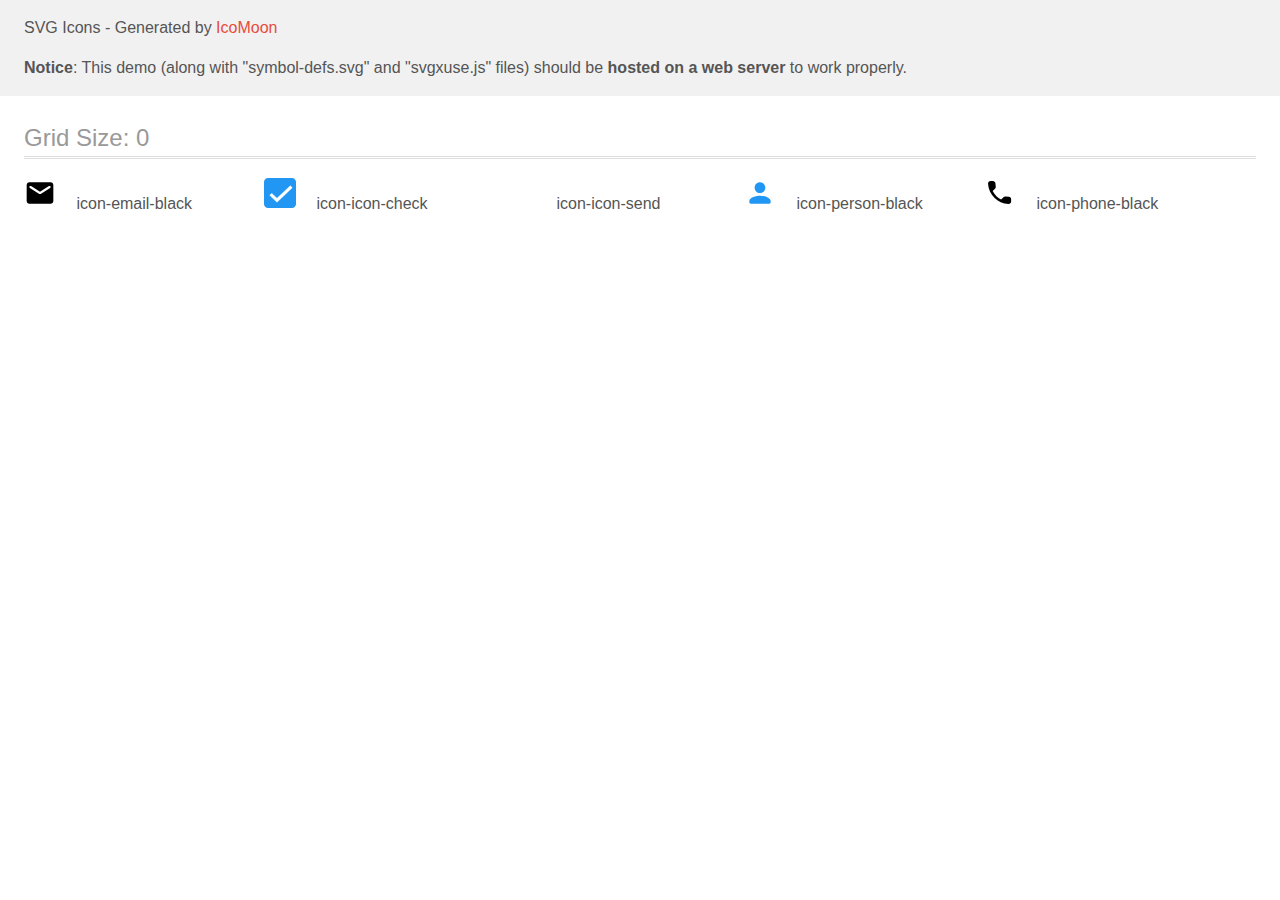
<file: settings files/nowe-svg/demo-external-svg.html>
<!doctype html>
<html>
<head>
    <title>IcoMoon - SVG Icons</title>
    <meta charset="utf-8">
    <meta name="viewport" content="width=device-width, initial-scale=1">
    <link rel="stylesheet" href="demo-files/demo.css">
    <link rel="stylesheet" href="style.css">
</head>
<body>
<header class="bgc1 clearfix">
<div class="mhl">
    <p>SVG Icons - Generated by <a href="https://icomoon.io/app">IcoMoon</a></p><p><strong>Notice</strong>: This demo (along with "symbol-defs.svg" and "svgxuse.js" files) should be <b>hosted on a web server</b> to work properly.</p>
</div>
</header>
    <div class="clearfix mhl ptl">
        <h1 class="mvm mtn fgc1">Grid Size: 0</h1>
        <div class="glyph fs1">
            <div class="clearfix pbs">
                <svg class="icon icon-email-black"><use xlink:href="symbol-defs.svg#icon-email-black"></use></svg><span class="name"> icon-email-black</span>
            </div>
        </div>
        <div class="glyph fs1">
            <div class="clearfix pbs">
                <svg class="icon icon-icon-check"><use xlink:href="symbol-defs.svg#icon-icon-check"></use></svg><span class="name"> icon-icon-check</span>
            </div>
        </div>
        <div class="glyph fs1">
            <div class="clearfix pbs">
                <svg class="icon icon-icon-send"><use xlink:href="symbol-defs.svg#icon-icon-send"></use></svg><span class="name"> icon-icon-send</span>
            </div>
        </div>
        <div class="glyph fs1">
            <div class="clearfix pbs">
                <svg class="icon icon-person-black"><use xlink:href="symbol-defs.svg#icon-person-black"></use></svg><span class="name"> icon-person-black</span>
            </div>
        </div>
        <div class="glyph fs1">
            <div class="clearfix pbs">
                <svg class="icon icon-phone-black"><use xlink:href="symbol-defs.svg#icon-phone-black"></use></svg><span class="name"> icon-phone-black</span>
            </div>
        </div>
  </div>
<script defer src="svgxuse.js"></script>
</body>
</html>
</file>
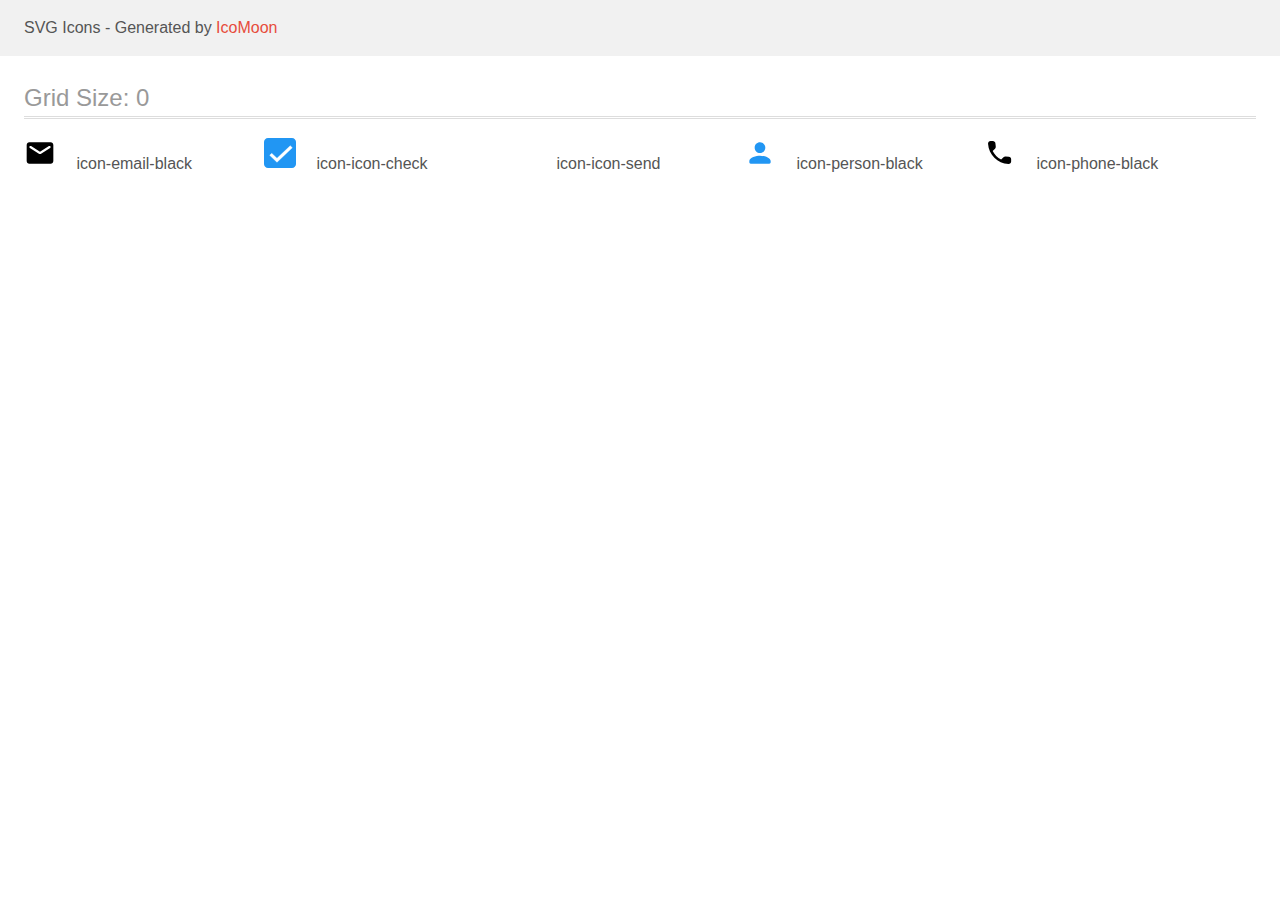
<file: settings files/nowe-svg/demo.html>
<!doctype html>
<html>
<head>
    <title>IcoMoon - SVG Icons</title>
    <meta charset="utf-8">
    <meta name="viewport" content="width=device-width, initial-scale=1">
    <link rel="stylesheet" href="demo-files/demo.css">
    <link rel="stylesheet" href="style.css">
</head>
<body>
<svg aria-hidden="true" style="position: absolute; width: 0; height: 0; overflow: hidden;" version="1.1" xmlns="http://www.w3.org/2000/svg" xmlns:xlink="http://www.w3.org/1999/xlink">
<defs>
<symbol id="icon-email-black" viewBox="0 0 32 32">
<path d="M26.667 5.333h-21.333c-1.467 0-2.653 1.2-2.653 2.667l-0.013 16c0 1.467 1.2 2.667 2.667 2.667h21.333c1.467 0 2.667-1.2 2.667-2.667v-16c0-1.467-1.2-2.667-2.667-2.667zM26.133 11l-9.427 5.893c-0.427 0.267-0.987 0.267-1.413 0l-9.427-5.893c-0.333-0.213-0.533-0.573-0.533-0.96 0-0.893 0.973-1.427 1.733-0.96l8.933 5.587 8.933-5.587c0.76-0.467 1.733 0.067 1.733 0.96 0 0.387-0.2 0.747-0.533 0.96z"></path>
</symbol>
<symbol id="icon-icon-check" viewBox="0 0 32 32">
<path fill="#2196f3" style="fill: var(--color1, #2196f3)" d="M4 1h24c2.209 0 4 1.791 4 4v22c0 2.209-1.791 4-4 4h-24c-2.209 0-4-1.791-4-4v-22c0-2.209 1.791-4 4-4z"></path>
<path fill="#fff" style="fill: var(--color2, #fff); stroke: var(--color2, #fff)" stroke="#fff" stroke-linejoin="miter" stroke-linecap="butt" stroke-miterlimit="4" stroke-width="0.4" d="M7.914 16.503l-0.138-0.131-2.067 1.958 7.282 6.947 15.298-14.594-2.053-1.959-13.245 12.623-5.077-4.844z"></path>
</symbol>
<symbol id="icon-icon-send" viewBox="0 0 32 32">
<path fill="#fff" style="fill: var(--color2, #fff)" d="M32 0l-32 18 10.227 3.788 15.773-14.788-11.998 16.186 0.010 0.004-0.012-0.004v8.814l5.735-6.691 7.265 2.691 5-28z"></path>
</symbol>
<symbol id="icon-person-black" viewBox="0 0 32 32">
<path fill="#2196f3" style="fill: var(--color1, #2196f3)" d="M16 16c2.947 0 5.333-2.387 5.333-5.333s-2.387-5.333-5.333-5.333c-2.947 0-5.333 2.387-5.333 5.333s2.387 5.333 5.333 5.333zM16 18.667c-3.56 0-10.667 1.787-10.667 5.333v1.333c0 0.733 0.6 1.333 1.333 1.333h18.667c0.733 0 1.333-0.6 1.333-1.333v-1.333c0-3.547-7.107-5.333-10.667-5.333z"></path>
</symbol>
<symbol id="icon-phone-black" viewBox="0 0 32 32">
<path d="M24.882 19.773l-3.268-0.373c-0.785-0.090-1.557 0.18-2.11 0.733l-2.367 2.367c-3.641-1.853-6.626-4.825-8.478-8.478l2.38-2.38c0.553-0.553 0.823-1.325 0.733-2.11l-0.373-3.242c-0.154-1.299-1.248-2.277-2.56-2.277h-2.226c-1.454 0-2.663 1.209-2.573 2.663 0.682 10.987 9.469 19.761 20.443 20.443 1.454 0.090 2.663-1.119 2.663-2.573v-2.226c0.013-1.299-0.965-2.393-2.264-2.547v0z"></path>
</symbol>
</defs>
</svg>

<header class="bgc1 clearfix">
<div class="mhl">
    <p>SVG Icons - Generated by <a href="https://icomoon.io/app">IcoMoon</a></p>
</div>
</header>
    <div class="clearfix mhl ptl">
        <h1 class="mvm mtn fgc1">Grid Size: 0</h1>
        <div class="glyph fs1">
            <div class="clearfix pbs">
                <svg class="icon icon-email-black"><use xlink:href="#icon-email-black"></use></svg><span class="name"> icon-email-black</span>
            </div>
        </div>
        <div class="glyph fs1">
            <div class="clearfix pbs">
                <svg class="icon icon-icon-check"><use xlink:href="#icon-icon-check"></use></svg><span class="name"> icon-icon-check</span>
            </div>
        </div>
        <div class="glyph fs1">
            <div class="clearfix pbs">
                <svg class="icon icon-icon-send"><use xlink:href="#icon-icon-send"></use></svg><span class="name"> icon-icon-send</span>
            </div>
        </div>
        <div class="glyph fs1">
            <div class="clearfix pbs">
                <svg class="icon icon-person-black"><use xlink:href="#icon-person-black"></use></svg><span class="name"> icon-person-black</span>
            </div>
        </div>
        <div class="glyph fs1">
            <div class="clearfix pbs">
                <svg class="icon icon-phone-black"><use xlink:href="#icon-phone-black"></use></svg><span class="name"> icon-phone-black</span>
            </div>
        </div>
  </div>
<script defer src="svgxuse.js"></script>
</body>
</html>
</file>
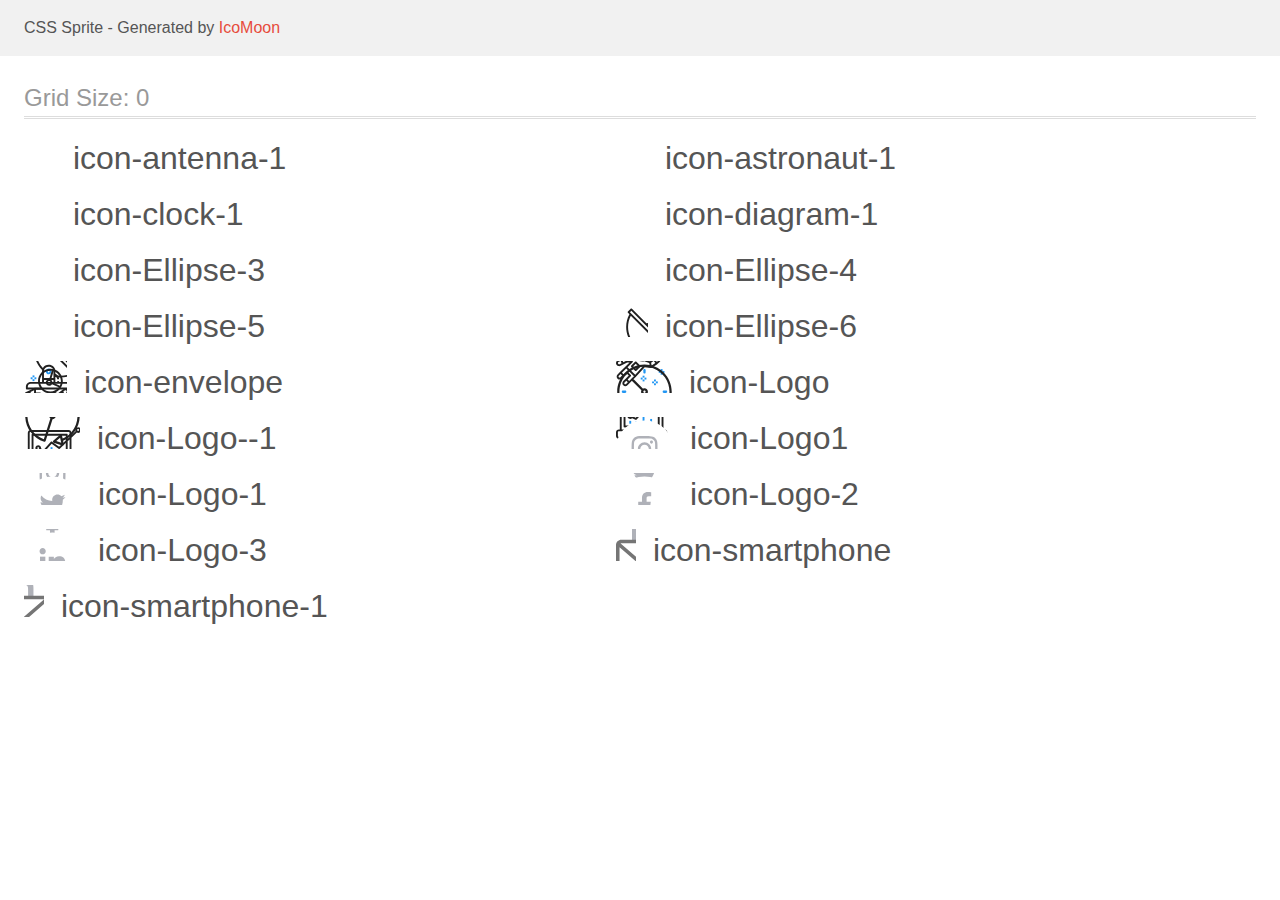
<file: settings files/icomoon/sprite/sprite.html>
<!doctype html>
<html>
<head>
    <title>CSS Sprite</title>
    <meta charset="utf-8">
    <meta name="viewport" content="width=device-width, initial-scale=1">
    <link href="sprite.css" rel="stylesheet">
</head>
<style>
    body {
        font-family: sans-serif;
        color: #555;
        margin: 0;
        line-height: 1.5;
    }
    a, a:visited {
        color: #e74c3c;
        text-decoration: none;
    }
    a:hover {
        box-shadow: 0 1px;
    }
    header {
        background: #F1F1F1;
    }
    p {
        margin: 1em 0;
    }
    h1 {
        font-size: 1.5em;
        font-weight: normal;
        margin: 1em 0 .75em;
        color: #999;
        box-shadow: 0 1px #ddd, 0 2px #fff, 0 3px #ddd;
    }
    .mhl {
        margin-left: 1.5em;
        margin-right: 1.5em;
    }
    .cell {
        float: left;
        margin-right: 1.5em;
        margin-bottom: .25em;
        width: 17em;
        overflow: hidden;
    }
    .cell span {
        margin-right: .25em;
    }
    .clearfix:before, .clearfix:after {
        content: " ";
        display: table;
    }
    .clearfix:after {
        clear: both;
    }
    .fs1 {
        font-size: 32px;
    }

</style>
<body>

<header class="clearfix">
    <p class="mhl">CSS Sprite - Generated by <a href="https://icomoon.io/app">IcoMoon</a></p>
</header>
    <div class="clearfix mhl">
        <h1>Grid Size: 0</h1>
        <div class="cell fs1">
            <span class="icon icon-antenna-1"></span>
            icon-antenna-1
        </div>
        <div class="cell fs1">
            <span class="icon icon-astronaut-1"></span>
            icon-astronaut-1
        </div>
        <div class="cell fs1">
            <span class="icon icon-clock-1"></span>
            icon-clock-1
        </div>
        <div class="cell fs1">
            <span class="icon icon-diagram-1"></span>
            icon-diagram-1
        </div>
        <div class="cell fs1">
            <span class="icon icon-Ellipse-3"></span>
            icon-Ellipse-3
        </div>
        <div class="cell fs1">
            <span class="icon icon-Ellipse-4"></span>
            icon-Ellipse-4
        </div>
        <div class="cell fs1">
            <span class="icon icon-Ellipse-5"></span>
            icon-Ellipse-5
        </div>
        <div class="cell fs1">
            <span class="icon icon-Ellipse-6"></span>
            icon-Ellipse-6
        </div>
        <div class="cell fs1">
            <span class="icon icon-envelope"></span>
            icon-envelope
        </div>
        <div class="cell fs1">
            <span class="icon icon-Logo"></span>
            icon-Logo
        </div>
        <div class="cell fs1">
            <span class="icon icon-Logo--1"></span>
            icon-Logo--1
        </div>
        <div class="cell fs1">
            <span class="icon icon-Logo1"></span>
            icon-Logo1
        </div>
        <div class="cell fs1">
            <span class="icon icon-Logo-1"></span>
            icon-Logo-1
        </div>
        <div class="cell fs1">
            <span class="icon icon-Logo-2"></span>
            icon-Logo-2
        </div>
        <div class="cell fs1">
            <span class="icon icon-Logo-3"></span>
            icon-Logo-3
        </div>
        <div class="cell fs1">
            <span class="icon icon-smartphone"></span>
            icon-smartphone
        </div>
        <div class="cell fs1">
            <span class="icon icon-smartphone-1"></span>
            icon-smartphone-1
        </div>
  </div>

</body>
</html>
</file>
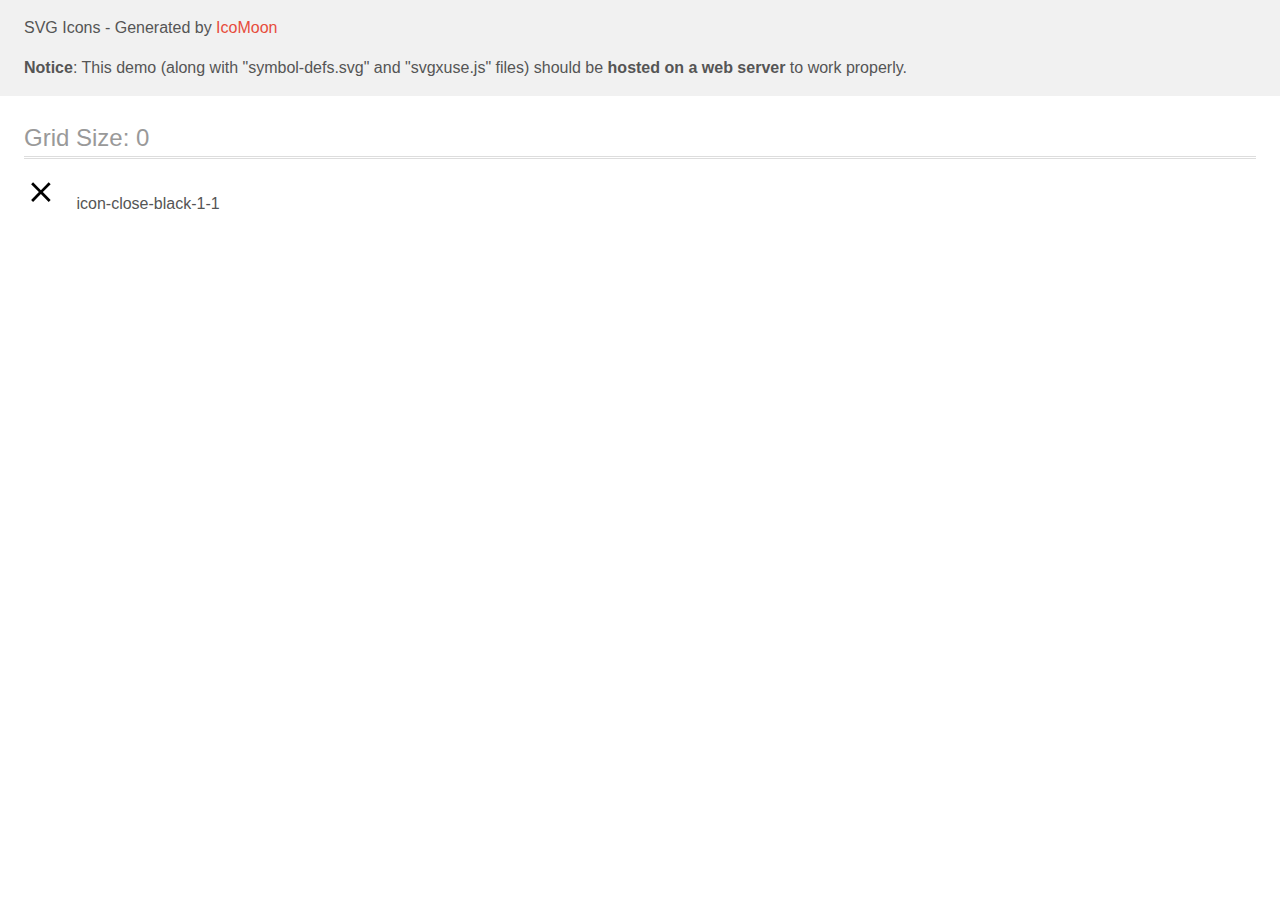
<file: settings files/nowe-svg/PNG/demo-external-svg.html>
<!doctype html>
<html>
<head>
    <title>IcoMoon - SVG Icons</title>
    <meta charset="utf-8">
    <meta name="viewport" content="width=device-width, initial-scale=1">
    <link rel="stylesheet" href="demo-files/demo.css">
    <link rel="stylesheet" href="style.css">
</head>
<body>
<header class="bgc1 clearfix">
<div class="mhl">
    <p>SVG Icons - Generated by <a href="https://icomoon.io/app">IcoMoon</a></p><p><strong>Notice</strong>: This demo (along with "symbol-defs.svg" and "svgxuse.js" files) should be <b>hosted on a web server</b> to work properly.</p>
</div>
</header>
    <div class="clearfix mhl ptl">
        <h1 class="mvm mtn fgc1">Grid Size: 0</h1>
        <div class="glyph fs1">
            <div class="clearfix pbs">
                <svg class="icon icon-close-black-1-1"><use xlink:href="symbol-defs.svg#icon-close-black-1-1"></use></svg><span class="name"> icon-close-black-1-1</span>
            </div>
        </div>
  </div>
<script defer src="svgxuse.js"></script>
</body>
</html>
</file>
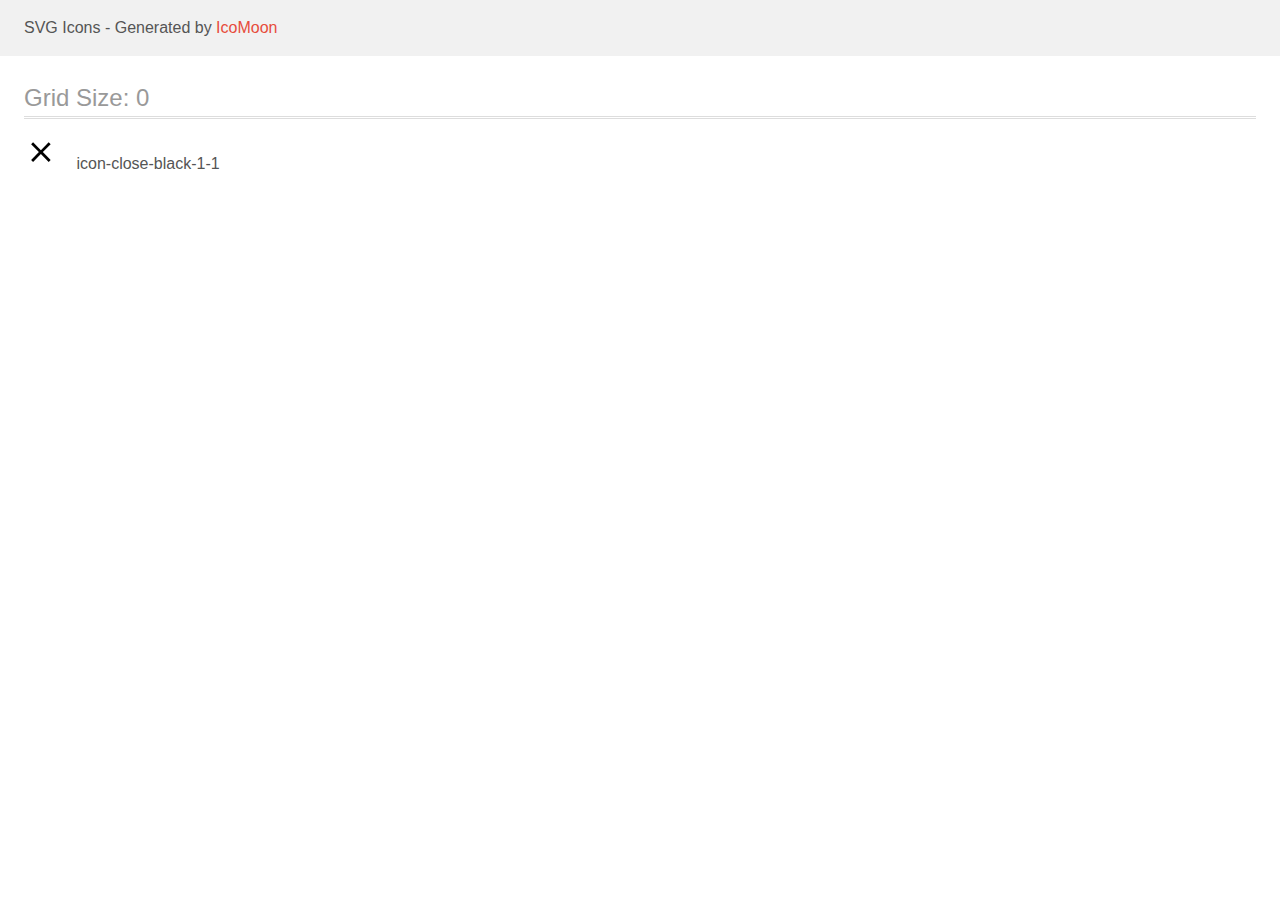
<file: settings files/nowe-svg/PNG/demo.html>
<!doctype html>
<html>
<head>
    <title>IcoMoon - SVG Icons</title>
    <meta charset="utf-8">
    <meta name="viewport" content="width=device-width, initial-scale=1">
    <link rel="stylesheet" href="demo-files/demo.css">
    <link rel="stylesheet" href="style.css">
</head>
<body>
<svg aria-hidden="true" style="position: absolute; width: 0; height: 0; overflow: hidden;" version="1.1" xmlns="http://www.w3.org/2000/svg" xmlns:xlink="http://www.w3.org/1999/xlink">
<defs>
<symbol id="icon-close-black-1-1" viewBox="0 0 32 32">
<path d="M26.667 7.303l-1.97-1.97-7.808 7.808-7.808-7.808-1.97 1.97 7.808 7.808-7.808 7.808 1.97 1.97 7.808-7.808 7.808 7.808 1.97-1.97-7.808-7.808 7.808-7.808z"></path>
</symbol>
</defs>
</svg>

<header class="bgc1 clearfix">
<div class="mhl">
    <p>SVG Icons - Generated by <a href="https://icomoon.io/app">IcoMoon</a></p>
</div>
</header>
    <div class="clearfix mhl ptl">
        <h1 class="mvm mtn fgc1">Grid Size: 0</h1>
        <div class="glyph fs1">
            <div class="clearfix pbs">
                <svg class="icon icon-close-black-1-1"><use xlink:href="#icon-close-black-1-1"></use></svg><span class="name"> icon-close-black-1-1</span>
            </div>
        </div>
  </div>
<script defer src="svgxuse.js"></script>
</body>
</html>
</file>
<file: settings files/icomoon/demo-files/demo.css>
body {
  padding: 0;
  margin: 0;
  font-family: sans-serif;
  font-size: 1em;
  line-height: 1.5;
  color: #555;
  background: #fff;
}
h1 {
  font-size: 1.5em;
  font-weight: normal;
  box-shadow: 0 1px #ddd, 0 2px #fff, 0 3px #ddd;
}
small {
  font-size: .66666667em;
}
a {
  color: #e74c3c;
  text-decoration: none;
}
a:hover, a:focus {
  box-shadow: 0 1px #e74c3c;
}
.bshadow0, input {
  box-shadow: inset 0 -2px #e7e7e7;
}
input:hover {
  box-shadow: inset 0 -2px #ccc;
}
input, fieldset {
  font-size: 1em;
  margin: 0;
  padding: 0;
  border: 0;
}
input {
  color: inherit;
  line-height: 1.5;
  height: 1.5em;
  padding: .25em 0;
}
input:focus {
  outline: none;
  box-shadow: inset 0 -2px #449fdb;
}
.glyph {
  font-size: 16px;
  margin-right: 1.5em;
  float: left;
  width: 6em;
}
svg {
  color: #000;
}
.liga {
  width: 80%;
  width: calc(100% - 2.5em);
}
.talign-right {
  text-align: right;
}
.talign-center {
  text-align: center;
}
.bgc1 {
  background: #f1f1f1;
}
.fgc0 {
  color: #000;
}
.fgc1 {
  color: #999;
}
p {
  margin-top: 1em;
  margin-bottom: 1em;
}
.mvm {
  margin-top: .75em;
  margin-bottom: .75em;
}
.mtn {
  margin-top: 0;
}
.mtl, .mal {
  margin-top: 1.5em;
}
.mbl, .mal {
  margin-bottom: 1.5em;
}
.mal, .mhl {
  margin-left: 1.5em;
  margin-right: 1.5em;
}
.mhmm {
  margin-left: 1em;
  margin-right: 1em;
}
.ptl {
  padding-top: 1.5em;
}
.pbs, .pvs {
  padding-bottom: .25em;
}
.pvs, .pts {
  padding-top: .25em;
}
.unit {
  float: left;
}
.unitRight {
  float: right;
}
.size1of2 {
  width: 50%;
}
.size1of1 {
  width: 100%;
}
.clearfix:before, .clearfix:after {
  content: " ";
  display: table;
}
.clearfix:after {
  clear: both;
}
.hidden-true {
  display: none;
}
.textbox0 {
  width: 3em;
  background: #f1f1f1;
  padding: .25em .5em;
  line-height: 1.5;
  height: 1.5em;
}
.fs0 {
  font-size: 16px;
}
.fs1 {
  font-size: 32px;
}
.name {
  font-size: 0.5em;
  margin-left: 1em;
}
</file>
<file: settings files/icomoon/style.css>
.icon {
  display: inline-block;
  width: 1em;
  height: 1em;
  stroke-width: 0;
  stroke: currentColor;
  fill: currentColor;
}

/* ==========================================
Single-colored icons can be modified like so:
.icon-name {
  font-size: 32px;
  color: red;
}
========================================== */

.icon-envelope {
  width: 1.3330078125em;
}

.icon-Logo {
  width: 1.7373046875em;
}

.icon-Logo--1 {
  width: 1.7373046875em;
}

.icon-Logo1 {
  width: 1.7666015625em;
}

.icon-Logo-1 {
  width: 1.7666015625em;
}

.icon-Logo-2 {
  width: 1.7666015625em;
}

.icon-Logo-3 {
  width: 1.7666015625em;
}

.icon-smartphone {
  width: 0.625em;
}

.icon-smartphone-1 {
  width: 0.625em;
}
</file>
<file: settings files/nowe-svg/demo-files/demo.css>
body {
  padding: 0;
  margin: 0;
  font-family: sans-serif;
  font-size: 1em;
  line-height: 1.5;
  color: #555;
  background: #fff;
}
h1 {
  font-size: 1.5em;
  font-weight: normal;
  box-shadow: 0 1px #ddd, 0 2px #fff, 0 3px #ddd;
}
small {
  font-size: .66666667em;
}
a {
  color: #e74c3c;
  text-decoration: none;
}
a:hover, a:focus {
  box-shadow: 0 1px #e74c3c;
}
.bshadow0, input {
  box-shadow: inset 0 -2px #e7e7e7;
}
input:hover {
  box-shadow: inset 0 -2px #ccc;
}
input, fieldset {
  font-size: 1em;
  margin: 0;
  padding: 0;
  border: 0;
}
input {
  color: inherit;
  line-height: 1.5;
  height: 1.5em;
  padding: .25em 0;
}
input:focus {
  outline: none;
  box-shadow: inset 0 -2px #449fdb;
}
.glyph {
  font-size: 16px;
  margin-right: 1.5em;
  float: left;
  width: 6em;
}
svg {
  color: #000;
}
.liga {
  width: 80%;
  width: calc(100% - 2.5em);
}
.talign-right {
  text-align: right;
}
.talign-center {
  text-align: center;
}
.bgc1 {
  background: #f1f1f1;
}
.fgc0 {
  color: #000;
}
.fgc1 {
  color: #999;
}
p {
  margin-top: 1em;
  margin-bottom: 1em;
}
.mvm {
  margin-top: .75em;
  margin-bottom: .75em;
}
.mtn {
  margin-top: 0;
}
.mtl, .mal {
  margin-top: 1.5em;
}
.mbl, .mal {
  margin-bottom: 1.5em;
}
.mal, .mhl {
  margin-left: 1.5em;
  margin-right: 1.5em;
}
.mhmm {
  margin-left: 1em;
  margin-right: 1em;
}
.ptl {
  padding-top: 1.5em;
}
.pbs, .pvs {
  padding-bottom: .25em;
}
.pvs, .pts {
  padding-top: .25em;
}
.unit {
  float: left;
}
.unitRight {
  float: right;
}
.size1of2 {
  width: 50%;
}
.size1of1 {
  width: 100%;
}
.clearfix:before, .clearfix:after {
  content: " ";
  display: table;
}
.clearfix:after {
  clear: both;
}
.hidden-true {
  display: none;
}
.textbox0 {
  width: 3em;
  background: #f1f1f1;
  padding: .25em .5em;
  line-height: 1.5;
  height: 1.5em;
}
.fs0 {
  font-size: 16px;
}
.fs1 {
  font-size: 32px;
}
.name {
  font-size: 0.5em;
  margin-left: 1em;
}
</file>
<file: settings files/nowe-svg/style.css>
.icon {
  display: inline-block;
  width: 1em;
  height: 1em;
  stroke-width: 0;
  stroke: currentColor;
  fill: currentColor;
}

/* ==========================================
Single-colored icons can be modified like so:
.icon-name {
  font-size: 32px;
  color: red;
}
========================================== */
</file>
<file: settings files/icomoon/sprite/sprite.css>
.icon {
  display: inline-block;
  background-repeat: no-repeat;
  background-image: url(sprite.svg);
}
.icon-antenna-1 {
  width: 32px;
  height: 32px;
  background-position: 0 0;
}
.icon-astronaut-1 {
  width: 32px;
  height: 32px;
  background-position: 0 -32px;
}
.icon-clock-1 {
  width: 32px;
  height: 32px;
  background-position: 0 -64px;
}
.icon-diagram-1 {
  width: 32px;
  height: 32px;
  background-position: 0 -96px;
}
.icon-Ellipse-3 {
  width: 32px;
  height: 32px;
  background-position: 0 -128px;
}
.icon-Ellipse-4 {
  width: 32px;
  height: 32px;
  background-position: 0 -160px;
}
.icon-Ellipse-5 {
  width: 32px;
  height: 32px;
  background-position: 0 -192px;
}
.icon-Ellipse-6 {
  width: 32px;
  height: 32px;
  background-position: 0 -224px;
}
.icon-envelope {
  width: 43px;
  height: 32px;
  background-position: 0 -256px;
}
.icon-Logo {
  width: 56px;
  height: 32px;
  background-position: 0 -288px;
}
.icon-Logo--1 {
  width: 56px;
  height: 32px;
  background-position: 0 -320px;
}
.icon-Logo1 {
  width: 57px;
  height: 32px;
  background-position: 0 -352px;
}
.icon-Logo-1 {
  width: 57px;
  height: 32px;
  background-position: 0 -384px;
}
.icon-Logo-2 {
  width: 57px;
  height: 32px;
  background-position: 0 -416px;
}
.icon-Logo-3 {
  width: 57px;
  height: 32px;
  background-position: 0 -448px;
}
.icon-smartphone {
  width: 20px;
  height: 32px;
  background-position: 0 -480px;
}
.icon-smartphone-1 {
  width: 20px;
  height: 32px;
  background-position: -32px -480px;
}
</file>
<file: settings files/nowe-svg/PNG/demo-files/demo.css>
body {
  padding: 0;
  margin: 0;
  font-family: sans-serif;
  font-size: 1em;
  line-height: 1.5;
  color: #555;
  background: #fff;
}
h1 {
  font-size: 1.5em;
  font-weight: normal;
  box-shadow: 0 1px #ddd, 0 2px #fff, 0 3px #ddd;
}
small {
  font-size: .66666667em;
}
a {
  color: #e74c3c;
  text-decoration: none;
}
a:hover, a:focus {
  box-shadow: 0 1px #e74c3c;
}
.bshadow0, input {
  box-shadow: inset 0 -2px #e7e7e7;
}
input:hover {
  box-shadow: inset 0 -2px #ccc;
}
input, fieldset {
  font-size: 1em;
  margin: 0;
  padding: 0;
  border: 0;
}
input {
  color: inherit;
  line-height: 1.5;
  height: 1.5em;
  padding: .25em 0;
}
input:focus {
  outline: none;
  box-shadow: inset 0 -2px #449fdb;
}
.glyph {
  font-size: 16px;
  margin-right: 1.5em;
  float: left;
  width: 7em;
}
svg {
  color: #000;
}
.liga {
  width: 80%;
  width: calc(100% - 2.5em);
}
.talign-right {
  text-align: right;
}
.talign-center {
  text-align: center;
}
.bgc1 {
  background: #f1f1f1;
}
.fgc0 {
  color: #000;
}
.fgc1 {
  color: #999;
}
p {
  margin-top: 1em;
  margin-bottom: 1em;
}
.mvm {
  margin-top: .75em;
  margin-bottom: .75em;
}
.mtn {
  margin-top: 0;
}
.mtl, .mal {
  margin-top: 1.5em;
}
.mbl, .mal {
  margin-bottom: 1.5em;
}
.mal, .mhl {
  margin-left: 1.5em;
  margin-right: 1.5em;
}
.mhmm {
  margin-left: 1em;
  margin-right: 1em;
}
.ptl {
  padding-top: 1.5em;
}
.pbs, .pvs {
  padding-bottom: .25em;
}
.pvs, .pts {
  padding-top: .25em;
}
.unit {
  float: left;
}
.unitRight {
  float: right;
}
.size1of2 {
  width: 50%;
}
.size1of1 {
  width: 100%;
}
.clearfix:before, .clearfix:after {
  content: " ";
  display: table;
}
.clearfix:after {
  clear: both;
}
.hidden-true {
  display: none;
}
.textbox0 {
  width: 3em;
  background: #f1f1f1;
  padding: .25em .5em;
  line-height: 1.5;
  height: 1.5em;
}
.fs0 {
  font-size: 16px;
}
.fs1 {
  font-size: 32px;
}
.name {
  font-size: 0.5em;
  margin-left: 1em;
}
</file>
<file: settings files/nowe-svg/PNG/style.css>
.icon {
  display: inline-block;
  width: 1em;
  height: 1em;
  stroke-width: 0;
  stroke: currentColor;
  fill: currentColor;
}

/* ==========================================
Single-colored icons can be modified like so:
.icon-name {
  font-size: 32px;
  color: red;
}
========================================== */
</file>
<file: css/main.min.css>
.is-hidden{opacity:0;visibility:hidden;pointer-events:none}.visually-hidden{-moz-appearance:none;-webkit-appearance:none;appearance:none}:root{--main-white: #ffffff;--slogan-background: #2f303a;--black-text: #212121;--grey-background: #f5f4fa;--gery-text: #757575;--webstudio-blue: #2196f3}.section{padding-top:94px}.section--bottom{padding-bottom:94px}*{margin:0px}body{position:relative;font-family:"Roboto","Raleway",sans-serif;color:var(--black-text);background-color:var(--main-white)}a{text-decoration:none}ul,ol{padding:0;margin:0;list-style-type:none}img{display:block}.container{width:1200px;margin:0 auto;padding-left:15px;padding-right:15px}.button{border:none;background:var(--webstudio-blue);color:var(--main-white);box-shadow:0px 4px 4px rgba(0,0,0,.15);border-radius:4px;font-weight:700;font-size:16px;line-height:1.87;letter-spacing:.06em;cursor:pointer}.button--main{padding:10px 41px;margin-top:30px}.button--form{display:flex;padding:10px 76px}h1{max-width:700px;text-align:center;font-weight:900;font-size:44px;line-height:1.36;letter-spacing:.06em;text-transform:uppercase;color:var(--main-white)}h2{padding-right:93px;font-family:"Raleway";font-style:normal;font-size:26px;line-height:1.19;letter-spacing:.03em;color:#000}h3{padding-bottom:50px;font-size:36px;line-height:1.16;text-align:center;letter-spacing:.03em;color:var(--black-text)}h4{padding-top:30px;padding-bottom:10px;font-size:16px;line-height:1.18;text-align:center;letter-spacing:.03em;font-weight:500;color:var(--black-text)}h5{padding-bottom:4px;font-weight:700;font-size:18px;line-height:36px;letter-spacing:.06em;color:var(--black-text)}h6{padding-top:30px;padding-bottom:10px;font-weight:700;font-size:14px;line-height:1.14;letter-spacing:.03em;text-transform:uppercase;color:var(--black-text)}.backdrop{position:fixed;top:0;left:0;width:100%;height:100%;background:rgba(0,0,0,.2);transition-duration:500ms;transition-delay:250ms}.modal{position:absolute;top:50%;left:50%;transform:translate(-50%, -50%);background:var(--main-white);box-shadow:0px 1px 3px rgba(0,0,0,.12),0px 1px 1px rgba(0,0,0,.14),0px 2px 1px rgba(0,0,0,.2);width:528px;min-height:581px;padding:8px;border-radius:4px}.close-btn{position:absolute;display:flex;justify-content:center;align-items:center;top:8px;right:8px;width:30px;height:30px;background-color:var(--main-white);border:1px solid rgba(0,0,0,.1);border-radius:50%}.close-btn:hover,.close-btn:focus{cursor:pointer;fill:crimson;transition:250ms cubic-bezier(0.4, 0, 0.2, 1)}.close-btn__svg{width:14px;height:14px}.social-link{width:44px;height:44px;border-radius:50%;align-items:center;justify-content:center;display:flex}.social-link__our-team:hover,.social-link__our-team:focus{background-color:var(--webstudio-blue);transition:250ms cubic-bezier(0.4, 0, 0.2, 1)}.social-link__our-team:hover svg,.social-link__our-team:focus svg{fill:var(--main-white)}.social-link__svg{width:20px;height:20px}.social-link__svg--grey{fill:#afb1b8}.social-link__svg--white{fill:var(--main-white)}.social-link__join-us{background-color:rgba(255,255,255,.1);fill:var(--main-white)}.social-link__join-us:hover,.social-link__join-us:focus{background-color:var(--webstudio-blue);transition:250ms cubic-bezier(0.4, 0, 0.2, 1)}address p{font-style:normal;font-size:14px;line-height:1.714;letter-spacing:.03em;color:var(--main-white)}address ul{padding-bottom:60px}address li{padding-top:9px}address a{text-decoration:none;font-size:14px;line-height:1.714;letter-spacing:.03em;font-style:normal;color:rgba(255,255,255,.6)}address a:hover,address a:focus{color:var(--webstudio-blue);fill:var(--webstudio-blue);transition:250ms cubic-bezier(0.4, 0, 0.2, 1)}.footer-background{background-color:var(--slogan-background)}.footer{display:flex}.header-bar{display:flex;justify-content:space-between}.navigation-bar{display:flex;align-items:center}.bottom-border{border-bottom:1px solid #ececec}.contact{margin-right:12px;display:flex;align-items:center;justify-content:space-between}.contact li{margin-left:30px}.contact__item{display:flex;align-items:center;color:var(--gery-text);font-weight:500;font-size:14px;line-height:1.14;letter-spacing:.02em;fill:var(--gery-text)}.contact__item:focus,.contact__item:hover{color:var(--webstudio-blue);fill:var(--webstudio-blue);transition:250ms cubic-bezier(0.4, 0, 0.2, 1)}.contact__item svg{margin-right:10px}.follow-us{padding-top:72px;margin-left:70px}.follow-us__white-txt{padding-bottom:20px;font-weight:700;font-size:14px;line-height:16px;letter-spacing:.03em;text-transform:uppercase;color:var(--main-white)}.follow-us__links{display:flex}.follow-us__links li{padding-right:10px}.logo{font-family:"Raleway";font-style:normal;font-size:26px;line-height:1.19;letter-spacing:.03em;color:#000}.logo--blue{color:var(--webstudio-blue)}.logo--white{padding-top:60px;padding-bottom:20px;color:var(--main-white)}.navigation{display:flex;margin:32px auto}.navigation li:not(:last-child){margin-right:23px}.navigation li:not(:first-child){margin-left:23px}.navigation a{color:var(--black-text);font-weight:500;font-size:14px;line-height:1.142;letter-spacing:.02em}.navigation a:focus,.navigation a:hover{color:var(--webstudio-blue);fill:var(--webstudio-blue);transition:250ms cubic-bezier(0.4, 0, 0.2, 1)}.navigation--active{position:relative}.navigation--active a{color:var(--webstudio-blue)}.navigation--active::after{position:absolute;content:"";display:block;width:100%;height:4px;background:#2196f3;border-radius:2px;margin-top:28px}.sign-in{padding-top:72px;margin-left:70px}.sign-in__white-txt{padding-bottom:20px;font-weight:700;font-size:14px;line-height:16px;letter-spacing:.03em;text-transform:uppercase;color:var(--main-white)}.sign-in__form{display:flex}.sign-in__label{margin-right:12px}.sign-in__label-settings{background-color:var(--slogan-background);outline:1px solid rgba(255,255,255,.3);border-radius:4px;width:356px;min-height:50px;border:none;padding-left:16px;color:var(--main-white)}.sign-in__button{display:flex;align-items:center;width:200px}.sign-in__button-txt{padding-left:42px;padding-right:24px}.sign-in__svg{width:24px;height:24px}.form{margin:32px}.form__name{font-weight:700;font-size:20px;line-height:1.15;text-align:center;letter-spacing:.03em;color:#212121;padding-bottom:12px}.form__label{position:relative;display:flex;flex-flow:column}.form__label:focus-within{fill:var(--webstudio-blue);transition:250ms cubic-bezier(0.4, 0, 0.2, 1)}.form__txt{font-weight:400;font-size:12px;line-height:1.166;letter-spacing:.01em;color:#757575;padding-bottom:4px;padding-top:10px}.form__svg{width:18px;height:18px;position:absolute;bottom:11px;left:12px}.form__space{width:448px;min-height:40px;border:1px solid rgba(33,33,33,.2);border-radius:4px;font-weight:400;font-size:12px;line-height:1.166;letter-spacing:.01em;resize:none}.form__space:focus-within{outline-color:var(--webstudio-blue);transition:250ms cubic-bezier(0.4, 0, 0.2, 1)}.form__space--input{padding-left:40px}.form__space--comment{padding:12px 16px;resize:none}.form__space--comment::placeholder{color:rgba(117,117,117,.5)}.form--button-position{display:flex;justify-content:center}.lorem-ipsum ul{display:flex;gap:30px}.lorem-ipsum__txt{font-size:14px;line-height:1.71;letter-spacing:.03em;color:var(--gery-text)}.lorem-ipsum__item{background-color:var(--grey-background);border-radius:4px;min-height:120px;width:270px;display:flex;justify-content:center;align-items:center}.our-customers{display:flex;justify-content:space-between}.our-customers__icon{outline:1px solid #afb1b8;fill:#afb1b8;border-radius:4px;height:92px;width:170px;display:flex;align-items:center;justify-content:center}.our-customers__icon:hover{fill:var(--webstudio-blue);outline:1px solid var(--webstudio-blue);transition:250ms cubic-bezier(0.4, 0, 0.2, 1)}.our-customers svg{width:106px;height:60px}.our-team{background-color:var(--grey-background)}.our-team ul{display:flex;justify-content:space-between}.people-box{padding-bottom:30px;display:inline-block;background-color:var(--main-white);box-shadow:0px 1px 3px rgba(0,0,0,.12),0px 1px 1px rgba(0,0,0,.14),0px 2px 1px rgba(0,0,0,.2);border-radius:0px 0px 4px 4px}.people-box p{padding-bottom:16px;font-weight:400;font-size:16px;line-height:1.18;text-align:center;letter-spacing:.03em;color:var(--gery-text)}.people-box__social-links{display:flex;justify-content:space-between;padding:0 32px 0 32px}.slogan{background-image:linear-gradient(rgba(47, 48, 58, 0.4), rgba(47, 48, 58, 0.4)),url("../images/slogan-img.jpg");background-position:center;background-repeat:no-repeat;background-size:1600px auto;padding:200px 0;display:flex;align-items:center}.slogan__position{display:flex;flex-direction:column;justify-content:center;align-items:center}.label-checkbox{display:flex;align-items:center;justify-content:center}.form-statute{display:flex;align-items:center;font-weight:400;font-size:14px;line-height:1.714;letter-spacing:.03em;color:#757575;padding-top:20px;padding-bottom:40px}.form-statute::before{content:"";width:16px;height:16px;border:1px solid #000;border-radius:2px;margin-right:7px;cursor:pointer}.form-statute__link{color:var(--webstudio-blue);text-decoration-line:underline;padding-left:4px;padding-right:4px;justify-content:center}.checkbox-sign:checked+.form-statute::before{background-color:#2196f3;border:none;width:16px;height:16px;background-image:url(../images/icon_check.svg)}.what-we-do ul{display:flex;justify-content:space-between}.what-we-do li{display:inline-block}.what-we-do__photos{position:relative}.what-we-do__txt{text-transform:uppercase;font-weight:700;font-size:14px;line-height:1.142;text-align:center;letter-spacing:.03em;padding-top:27px;background:rgba(47,48,58,.8);color:var(--grey-background);width:100%;height:70px;position:absolute;bottom:0}.portfolio-box ul{justify-content:space-between;display:flex;flex-wrap:wrap;row-gap:30px}.portfolio-box li{flex-basis:calc((100% - 90px)/3);background:var(--main-white)}.portfolio-box__image{overflow:hidden;position:relative}.portfolio-box__image:hover{cursor:pointer;box-shadow:0px 1px 1px rgba(0,0,0,.12),0px 4px 4px rgba(0,0,0,.06),1px 4px 6px rgba(0,0,0,.16);transition:250ms cubic-bezier(0.4, 0, 0.2, 1)}.portfolio-box__image:hover .portfolio-box__description{transform:translatex(0)}.portfolio-box__description{position:absolute;bottom:0;left:0;width:100%;height:100%;transform:translatey(100%);transition:ease-in 250ms}.portfolio-box__description p{background-color:rgba(33,150,243,.9);font-family:"Roboto";font-style:normal;font-weight:400;font-size:18px;line-height:1.555;letter-spacing:.03em;color:var(--main-white);padding:49px 45px 49px 24px}.portfolio-box__txt{padding:20px 24px;border-left:1px solid #eee;border-right:1px solid #eee;border-bottom:1px solid #eee;position:relative;background-color:var(--main-white)}.portfolio-box__txt p{font-size:16px;line-height:1.87;letter-spacing:.03em;color:var(--gery-text)}.portfolio-buttons{padding-bottom:50px;display:flex;justify-content:center}.portfolio-buttons li{padding-right:8px}.portfolio-buttons button{padding:6px 22px 6px 22px;border:none;background:#f5f4fa;border-radius:4px;font-family:"Roboto";font-weight:500;font-size:16px;line-height:1.62;letter-spacing:.03em}.portfolio-buttons button:hover,.portfolio-buttons button:focus{background-color:var(--webstudio-blue);color:var(--main-white);box-shadow:0px 3px 1px rgba(0,0,0,.1),0px 1px 2px rgba(0,0,0,.08),0px 2px 2px rgba(0,0,0,.12);transition:250ms cubic-bezier(0.4, 0, 0.2, 1);cursor:pointer}/*# sourceMappingURL=main.min.css.map */
</file>
